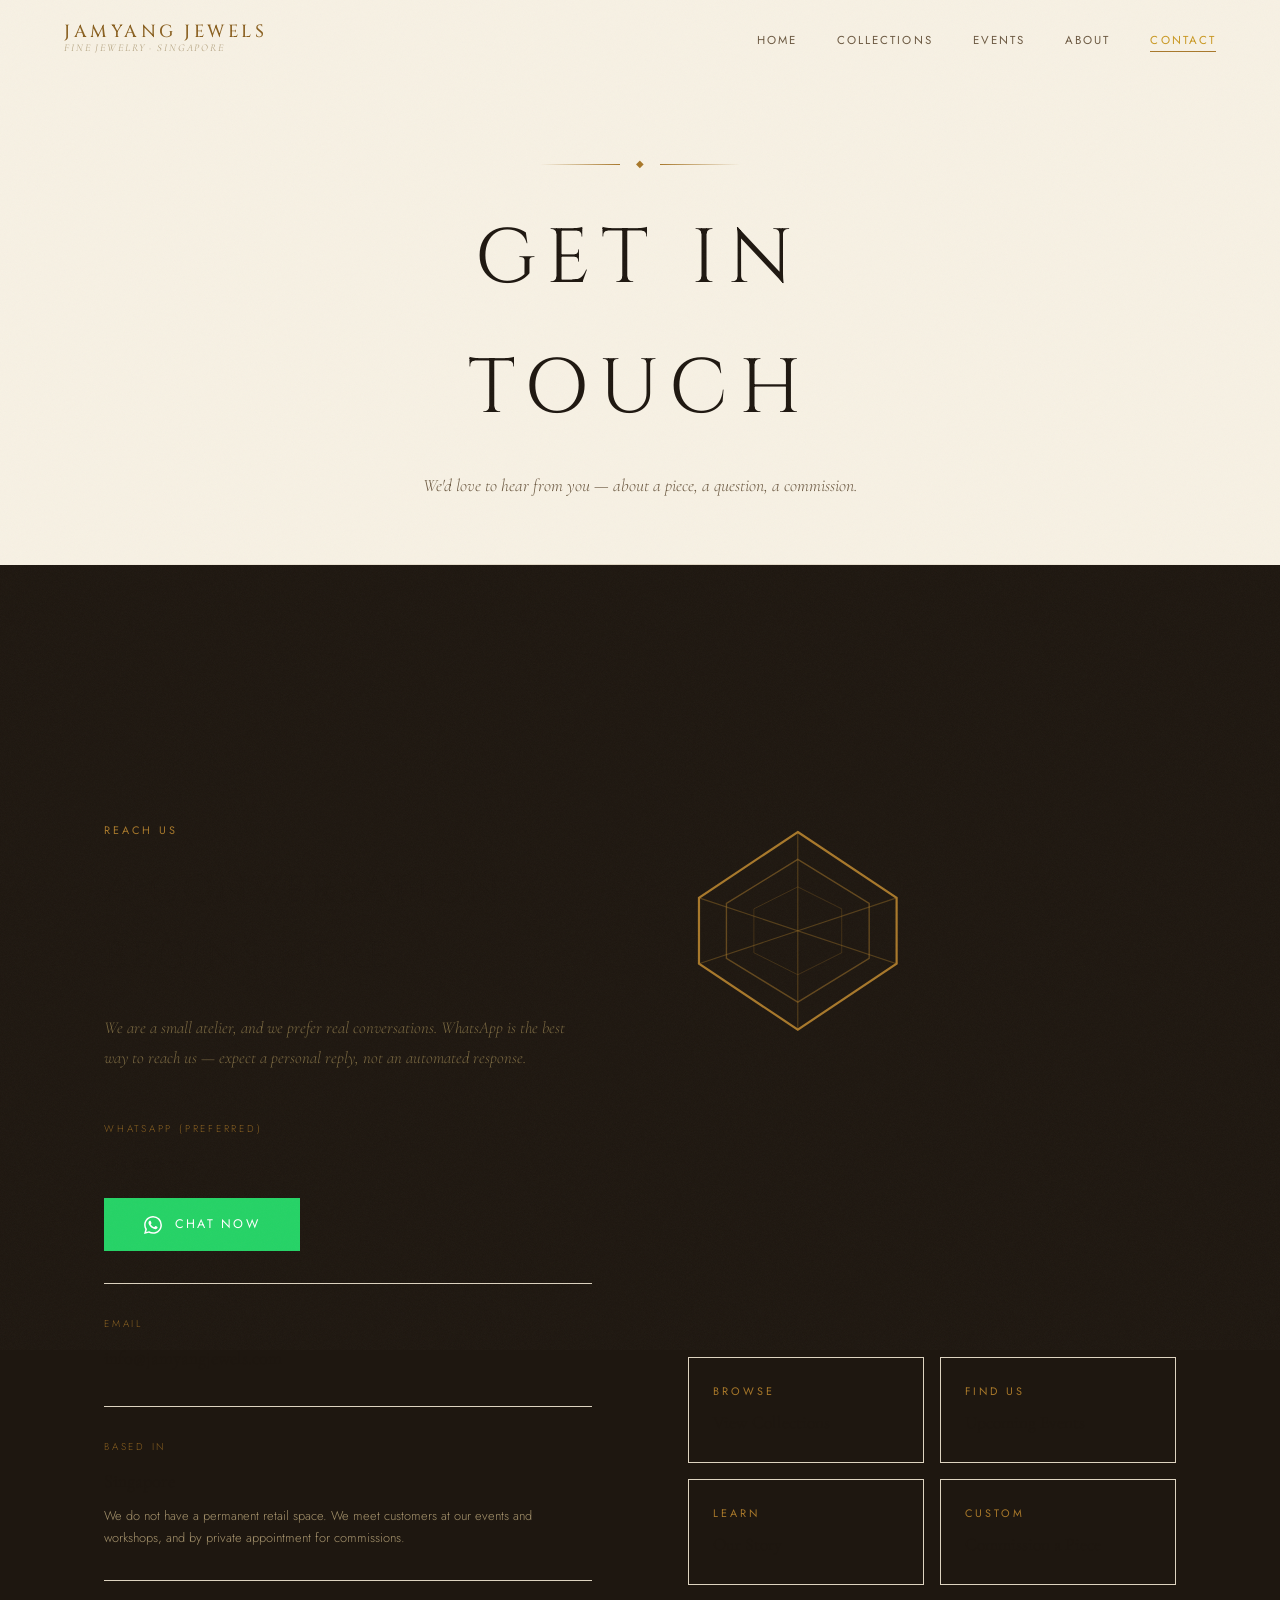
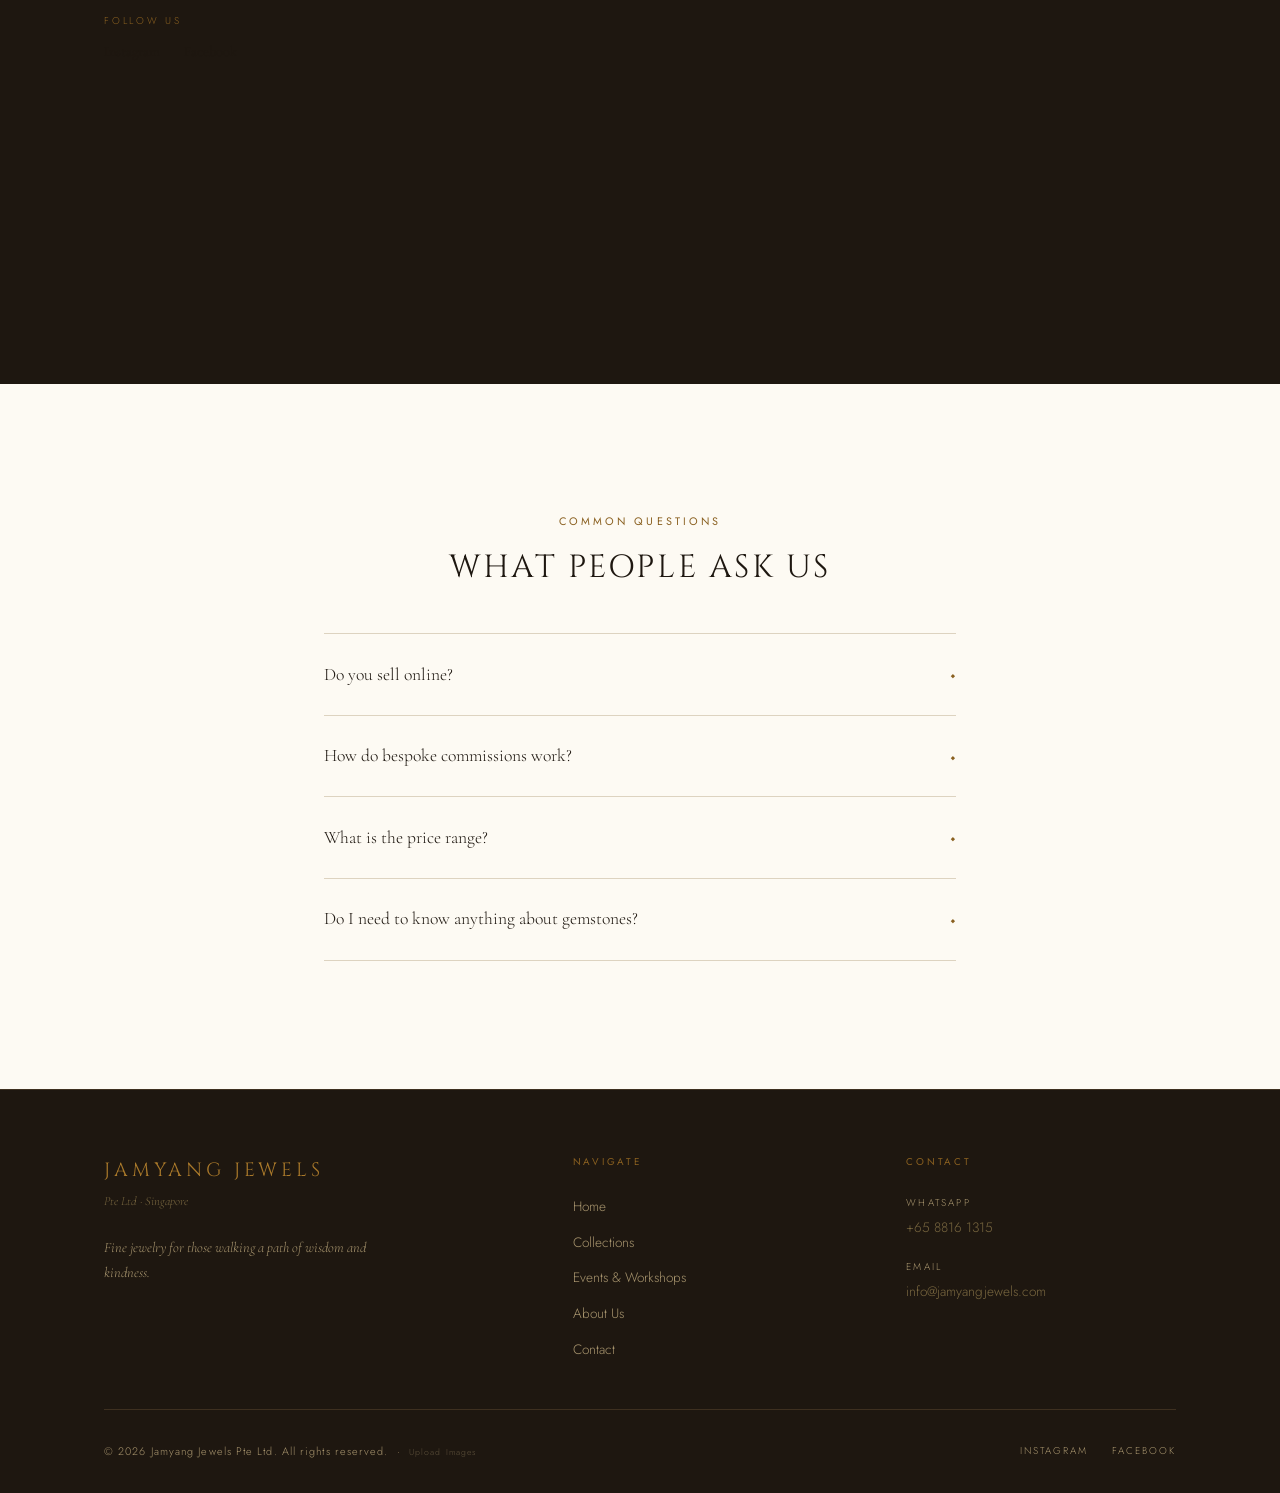
<file: contact.html>
<!DOCTYPE html>
<html lang="en">
<head>
  <meta charset="UTF-8" />
  <meta name="viewport" content="width=device-width, initial-scale=1.0" />
  <title>Contact — Jamyang Jewels</title>
  <meta name="description" content="Reach Jamyang Jewels via WhatsApp or email for inquiries about pieces, commissions, and upcoming events in Singapore." />
  <link rel="icon" type="image/svg+xml" href="data:image/svg+xml,<svg xmlns='http://www.w3.org/2000/svg' viewBox='0 0 100 100'><polygon points='50,5 95,35 95,65 50,95 5,65 5,35' fill='none' stroke='%23C9A96E' stroke-width='4'/></svg>" />
  <link rel="preconnect" href="https://fonts.googleapis.com" />
  <link rel="preconnect" href="https://fonts.gstatic.com" crossorigin />
  <link href="https://fonts.googleapis.com/css2?family=Cinzel:wght@400;500;600&family=Cormorant+Garamond:ital,wght@0,300;0,400;0,600;1,300;1,400;1,600&family=Jost:wght@200;300;400&display=swap" rel="stylesheet" />
  <link rel="stylesheet" href="css/style.css" />
</head>
<body>

  <div class="grain-overlay" aria-hidden="true"></div>

  <!-- NAVIGATION -->
  <nav class="nav" role="navigation" aria-label="Main navigation">
    <a href="index.html" class="nav__logo" aria-label="Jamyang Jewels home">
      <span class="nav__logo-name">Jamyang Jewels</span>
      <span class="nav__logo-sub">Fine Jewelry · Singapore</span>
    </a>
    <ul class="nav__links" role="list">
      <li><a href="index.html" class="nav__link">Home</a></li>
      <li><a href="collections.html" class="nav__link">Collections</a></li>
      <li><a href="events.html" class="nav__link">Events</a></li>
      <li><a href="about.html" class="nav__link">About</a></li>
      <li><a href="contact.html" class="nav__link active">Contact</a></li>
    </ul>
    <button class="nav__hamburger" aria-label="Open menu" aria-expanded="false">
      <span></span><span></span><span></span>
    </button>
  </nav>

  <div class="nav__mobile-menu" role="dialog" aria-label="Mobile navigation">
    <a href="index.html" class="nav__mobile-link">Home</a>
    <a href="collections.html" class="nav__mobile-link">Collections</a>
    <a href="events.html" class="nav__mobile-link">Events</a>
    <a href="about.html" class="nav__mobile-link">About</a>
    <a href="contact.html" class="nav__mobile-link">Contact</a>
  </div>

  <main>
    <!-- PAGE HERO -->
    <section class="page-hero">
      <div class="container--narrow" style="text-align:center;">
        <div class="ornament ornament--center" data-reveal="fade">
          <div class="ornament__line"></div>
          <span class="ornament__gem">◆</span>
          <div class="ornament__line ornament__line--right"></div>
        </div>
        <h1 class="page-hero__title" data-reveal data-delay="2">Get in Touch</h1>
        <p class="page-hero__subtitle" data-reveal data-delay="3">
          We'd love to hear from you — about a piece, a question, a commission.
        </p>
      </div>
    </section>

    <!-- CONTACT LAYOUT -->
    <section class="section section--dark">
      <div class="container">
        <div class="contact-layout">

          <!-- Left: Info -->
          <div data-reveal="left">
            <span class="section-label">Reach Us</span>
            <h2 class="contact-info__heading">A Conversation Begins Here</h2>
            <p class="contact-info__text">
              We are a small atelier, and we prefer real conversations. WhatsApp is the best way to reach us — expect a personal reply, not an automated response.
            </p>

            <!-- WhatsApp -->
            <div class="contact-method">
              <span class="contact-method__label">WhatsApp (Preferred)</span>
              <a href="https://wa.me/6588161315" class="contact-method__value" target="_blank" rel="noopener">+65 8816 1315</a>
              <div style="margin-top: 1.2rem;">
                <a href="https://wa.me/6588161315" class="btn btn--whatsapp" target="_blank" rel="noopener" style="display:inline-flex;">
                  <svg width="18" height="18" viewBox="0 0 24 24" fill="currentColor" aria-hidden="true"><path d="M17.472 14.382c-.297-.149-1.758-.867-2.03-.967-.273-.099-.471-.148-.67.15-.197.297-.767.966-.94 1.164-.173.199-.347.223-.644.075-.297-.15-1.255-.463-2.39-1.475-.883-.788-1.48-1.761-1.653-2.059-.173-.297-.018-.458.13-.606.134-.133.298-.347.446-.52.149-.174.198-.298.298-.497.099-.198.05-.371-.025-.52-.075-.149-.669-1.612-.916-2.207-.242-.579-.487-.5-.669-.51-.173-.008-.371-.01-.57-.01-.198 0-.52.074-.792.372-.272.297-1.04 1.016-1.04 2.479 0 1.462 1.065 2.875 1.213 3.074.149.198 2.096 3.2 5.077 4.487.709.306 1.262.489 1.694.625.712.227 1.36.195 1.871.118.571-.085 1.758-.719 2.006-1.413.248-.694.248-1.289.173-1.413-.074-.124-.272-.198-.57-.347m-5.421 7.403h-.004a9.87 9.87 0 01-5.031-1.378l-.361-.214-3.741.982.998-3.648-.235-.374a9.86 9.86 0 01-1.51-5.26c.001-5.45 4.436-9.884 9.888-9.884 2.64 0 5.122 1.03 6.988 2.898a9.825 9.825 0 012.893 6.994c-.003 5.45-4.437 9.884-9.885 9.884m8.413-18.297A11.815 11.815 0 0012.05 0C5.495 0 .16 5.335.157 11.892c0 2.096.547 4.142 1.588 5.945L.057 24l6.305-1.654a11.882 11.882 0 005.683 1.448h.005c6.554 0 11.89-5.335 11.893-11.893a11.821 11.821 0 00-3.48-8.413z"/></svg>
                  Chat Now
                </a>
              </div>
            </div>

            <!-- Email -->
            <div class="contact-method">
              <span class="contact-method__label">Email</span>
              <a href="mailto:info@jamyangjewels.com" class="contact-method__value">info@jamyangjewels.com</a>
            </div>

            <!-- Location -->
            <div class="contact-method">
              <span class="contact-method__label">Based In</span>
              <span class="contact-method__value">Singapore</span>
              <p style="font-family: var(--font-sans); font-size: 0.8rem; font-weight: 300; color: var(--text-very-muted); margin-top: 0.5rem; line-height:1.7;">
                We do not have a permanent retail space. We meet customers at our events and workshops, and by private appointment for commissions.
              </p>
            </div>

            <!-- Social -->
            <div class="contact-method">
              <span class="contact-method__label">Follow Us</span>
              <div style="display:flex; gap:1.5rem; margin-top:0.5rem;">
                <a href="#" class="contact-method__value" style="font-size:0.9rem;">Instagram</a>
                <a href="#" class="contact-method__value" style="font-size:0.9rem;">Facebook</a>
              </div>
            </div>
          </div>

          <!-- Right: Visual + Quick links -->
          <div data-reveal="right">
            <!-- Gem visual -->
            <div class="contact-visual__gem" style="margin-bottom: 3rem;">
              <div class="gem-bg gem-bg--diamond" style="width:100%; height:100%; min-height:300px;">
                <div class="gem-bg__facet" aria-hidden="true">
                  <svg viewBox="0 0 80 80" fill="none" style="width:45%;height:45%;color:var(--gold)">
                    <polygon points="40,4 76,28 76,52 40,76 4,52 4,28" stroke="currentColor" stroke-width="0.8"/>
                    <polygon points="40,14 66,30 66,50 40,66 14,50 14,30" stroke="currentColor" stroke-width="0.5" opacity="0.5"/>
                    <polygon points="40,24 56,32 56,48 40,56 24,48 24,32" stroke="currentColor" stroke-width="0.3" opacity="0.3"/>
                    <line x1="4" y1="28" x2="76" y2="52" stroke="currentColor" stroke-width="0.4" opacity="0.4"/>
                    <line x1="4" y1="52" x2="76" y2="28" stroke="currentColor" stroke-width="0.4" opacity="0.4"/>
                    <line x1="40" y1="4" x2="40" y2="76" stroke="currentColor" stroke-width="0.4" opacity="0.4"/>
                  </svg>
                </div>
              </div>
            </div>

            <!-- Quick cards -->
            <div style="display:grid; grid-template-columns: 1fr 1fr; gap:1rem;">
              <a href="collections.html" style="padding:1.5rem; border:1px solid var(--obsidian-border); display:block; transition: border-color 0.3s ease;" onmouseenter="this.style.borderColor='var(--gold-muted)'" onmouseleave="this.style.borderColor='var(--obsidian-border)'">
                <span class="section-label" style="margin-bottom:0.5rem;">Browse</span>
                <p style="font-family: var(--font-serif); font-size:1.1rem; color: var(--text-light);">View Collections</p>
              </a>
              <a href="events.html" style="padding:1.5rem; border:1px solid var(--obsidian-border); display:block; transition: border-color 0.3s ease;" onmouseenter="this.style.borderColor='var(--gold-muted)'" onmouseleave="this.style.borderColor='var(--obsidian-border)'">
                <span class="section-label" style="margin-bottom:0.5rem;">Find Us</span>
                <p style="font-family: var(--font-serif); font-size:1.1rem; color: var(--text-light);">Upcoming Events</p>
              </a>
              <a href="about.html" style="padding:1.5rem; border:1px solid var(--obsidian-border); display:block; transition: border-color 0.3s ease;" onmouseenter="this.style.borderColor='var(--gold-muted)'" onmouseleave="this.style.borderColor='var(--obsidian-border)'">
                <span class="section-label" style="margin-bottom:0.5rem;">Learn</span>
                <p style="font-family: var(--font-serif); font-size:1.1rem; color: var(--text-light);">Our Story</p>
              </a>
              <a href="https://wa.me/6588161315?text=Hi%2C%20I'd%20like%20to%20inquire%20about%20a%20commission." target="_blank" rel="noopener" style="padding:1.5rem; border:1px solid var(--obsidian-border); display:block; transition: border-color 0.3s ease;" onmouseenter="this.style.borderColor='var(--gold-muted)'" onmouseleave="this.style.borderColor='var(--obsidian-border)'">
                <span class="section-label" style="margin-bottom:0.5rem;">Custom</span>
                <p style="font-family: var(--font-serif); font-size:1.1rem; color: var(--text-light);">Commission a Piece</p>
              </a>
            </div>
          </div>

        </div>
      </div>
    </section>

    <!-- COMMISSION FAQ -->
    <section class="section section--light">
      <div class="container--narrow">
        <div style="text-align:center; margin-bottom:3rem;" data-reveal>
          <span class="section-label" style="color: var(--gold-muted)">Common Questions</span>
          <h2 class="display-title" style="font-size: clamp(1.4rem, 3vw, 2rem); color: var(--text-dark);">What People Ask Us</h2>
        </div>

        <div style="display:flex; flex-direction:column; gap:0;">

          <details style="border-top: 1px solid var(--cream-border); padding: 1.5rem 0;" data-reveal data-delay="1">
            <summary style="font-family: var(--font-serif); font-size: 1.1rem; color: var(--text-dark); cursor:pointer; list-style:none; display:flex; justify-content:space-between; align-items:center;">
              Do you sell online?
              <span style="color: var(--gold-muted); font-size:1.2rem;">◆</span>
            </summary>
            <p style="font-family: var(--font-sans); font-size: 0.88rem; font-weight:300; color: var(--text-dark-muted); line-height:1.8; margin-top:1rem; max-width:580px;">
              Not currently. We believe fine jewelry should be experienced in person before it becomes yours. We sell at events, workshops, and by private appointment.
            </p>
          </details>

          <details style="border-top: 1px solid var(--cream-border); padding: 1.5rem 0;" data-reveal data-delay="2">
            <summary style="font-family: var(--font-serif); font-size: 1.1rem; color: var(--text-dark); cursor:pointer; list-style:none; display:flex; justify-content:space-between; align-items:center;">
              How do bespoke commissions work?
              <span style="color: var(--gold-muted); font-size:1.2rem;">◆</span>
            </summary>
            <p style="font-family: var(--font-sans); font-size: 0.88rem; font-weight:300; color: var(--text-dark-muted); line-height:1.8; margin-top:1rem; max-width:580px;">
              We start with a conversation — via WhatsApp or in person — about what you're looking for and what meaning you'd like the piece to carry. We then propose a design, select the stone(s), and craft it by hand. Lead time is typically 4–8 weeks.
            </p>
          </details>

          <details style="border-top: 1px solid var(--cream-border); padding: 1.5rem 0;" data-reveal data-delay="3">
            <summary style="font-family: var(--font-serif); font-size: 1.1rem; color: var(--text-dark); cursor:pointer; list-style:none; display:flex; justify-content:space-between; align-items:center;">
              What is the price range?
              <span style="color: var(--gold-muted); font-size:1.2rem;">◆</span>
            </summary>
            <p style="font-family: var(--font-sans); font-size: 0.88rem; font-weight:300; color: var(--text-dark-muted); line-height:1.8; margin-top:1rem; max-width:580px;">
              Each piece is priced individually based on the stone(s) and metalwork involved. Reach us via WhatsApp or at an event to discuss pricing for specific pieces.
            </p>
          </details>

          <details style="border-top: 1px solid var(--cream-border); border-bottom: 1px solid var(--cream-border); padding: 1.5rem 0;" data-reveal data-delay="4">
            <summary style="font-family: var(--font-serif); font-size: 1.1rem; color: var(--text-dark); cursor:pointer; list-style:none; display:flex; justify-content:space-between; align-items:center;">
              Do I need to know anything about gemstones?
              <span style="color: var(--gold-muted); font-size:1.2rem;">◆</span>
            </summary>
            <p style="font-family: var(--font-sans); font-size: 0.88rem; font-weight:300; color: var(--text-dark-muted); line-height:1.8; margin-top:1rem; max-width:580px;">
              Not at all. We guide every customer through the process with patience and care. We share what's relevant, when it's relevant. Our workshops are also a wonderful way to learn before choosing.
            </p>
          </details>

        </div>
      </div>
    </section>

  </main>

  <!-- FOOTER -->
  <footer class="footer">
    <div class="container">
      <div class="footer__grid">
        <div>
          <p class="footer__brand-name">Jamyang Jewels</p>
          <p class="footer__brand-sub">Pte Ltd · Singapore</p>
          <p class="footer__tagline">Fine jewelry for those walking a path of wisdom and kindness.</p>
        </div>
        <div>
          <p class="footer__col-title">Navigate</p>
          <nav class="footer__nav">
            <a href="index.html" class="footer__nav-link">Home</a>
            <a href="collections.html" class="footer__nav-link">Collections</a>
            <a href="events.html" class="footer__nav-link">Events &amp; Workshops</a>
            <a href="about.html" class="footer__nav-link">About Us</a>
            <a href="contact.html" class="footer__nav-link">Contact</a>
          </nav>
        </div>
        <div>
          <p class="footer__col-title">Contact</p>
          <div class="footer__contact-item">
            <span class="footer__contact-label">WhatsApp</span>
            <a href="https://wa.me/6588161315" class="footer__contact-value" target="_blank" rel="noopener">+65 8816 1315</a>
          </div>
          <div class="footer__contact-item">
            <span class="footer__contact-label">Email</span>
            <a href="mailto:info@jamyangjewels.com" class="footer__contact-value">info@jamyangjewels.com</a>
          </div>
        </div>
      </div>
      <div class="footer__bottom">
        <p class="footer__copy">© <span class="js-year">2026</span> Jamyang Jewels Pte Ltd. All rights reserved. &nbsp;·&nbsp; <a href="/admin/upload.html" style="color:inherit;opacity:0.45;font-size:0.8em;">Upload Images</a></p>
        <div class="footer__socials">
          <a href="#" class="footer__social">Instagram</a>
          <a href="#" class="footer__social">Facebook</a>
        </div>
      </div>
    </div>
  </footer>

  <script src="js/main.js"></script>
</body>
</html>
</file>
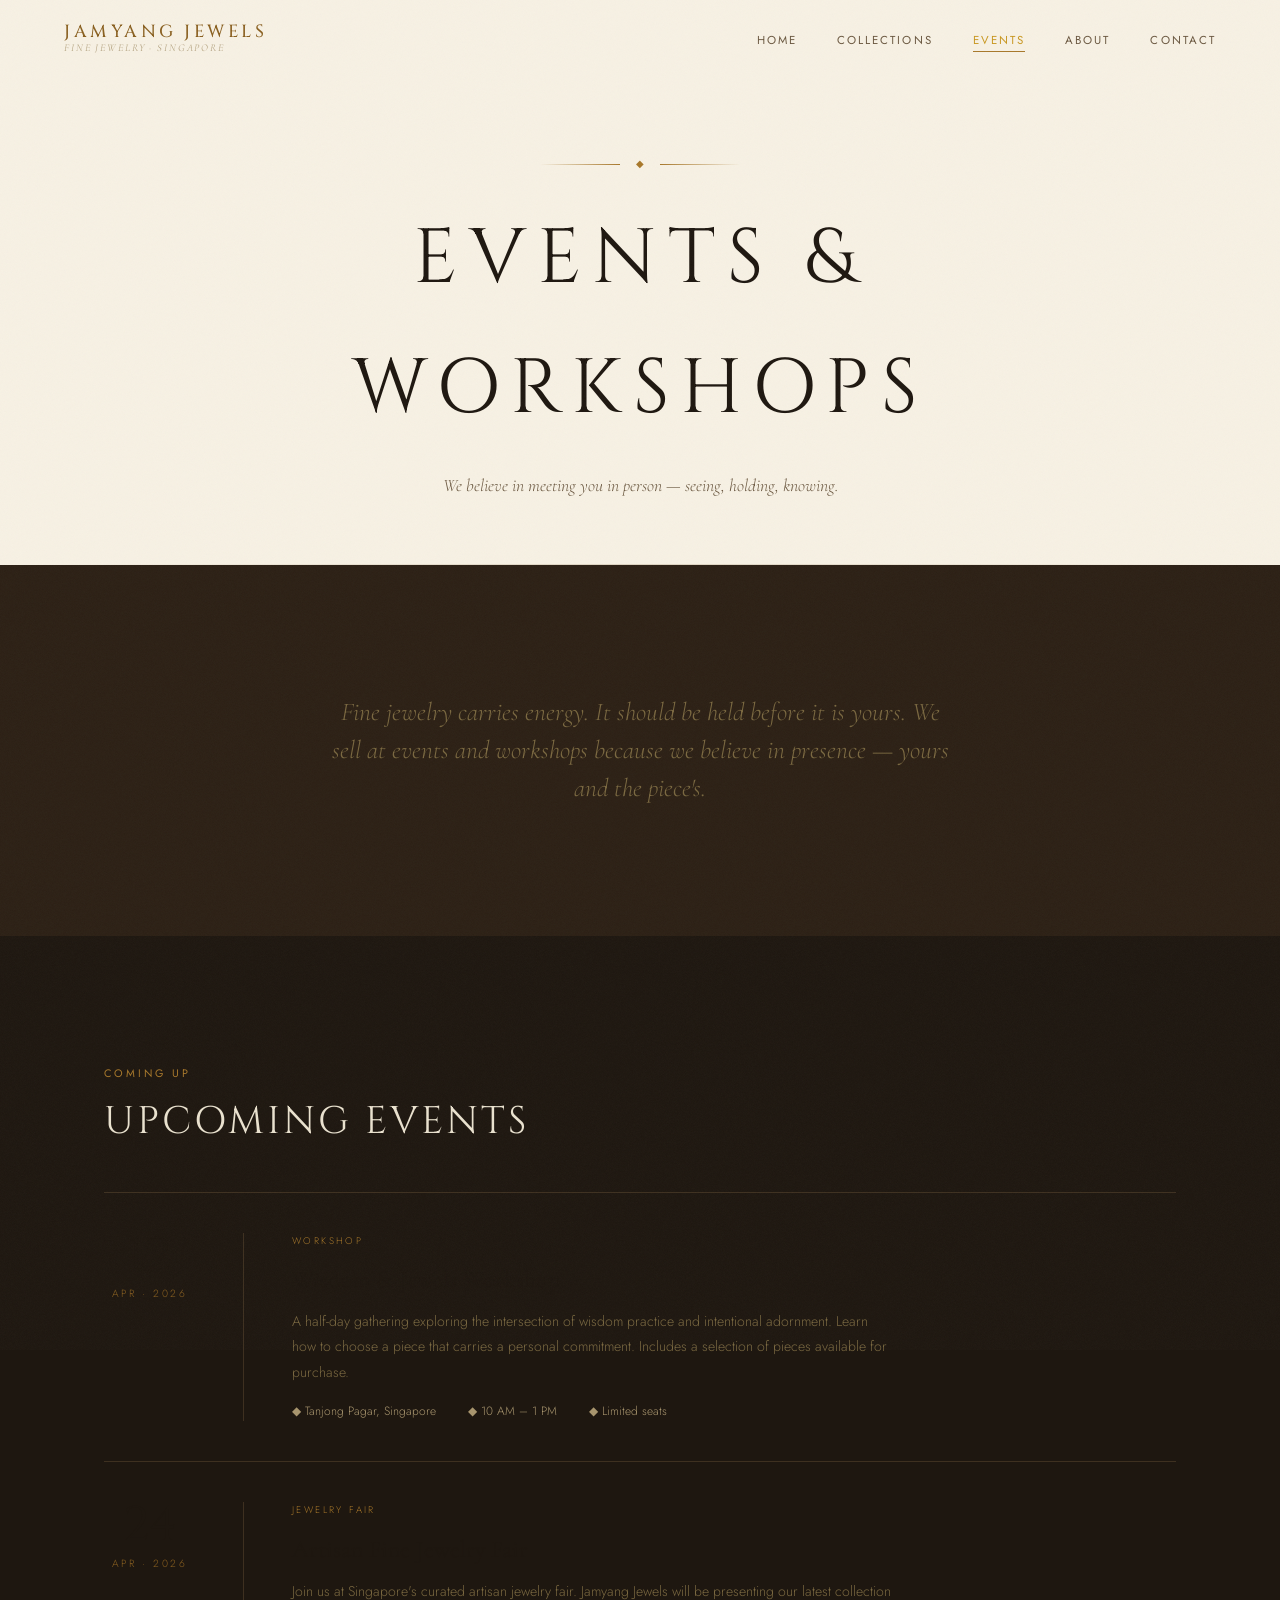
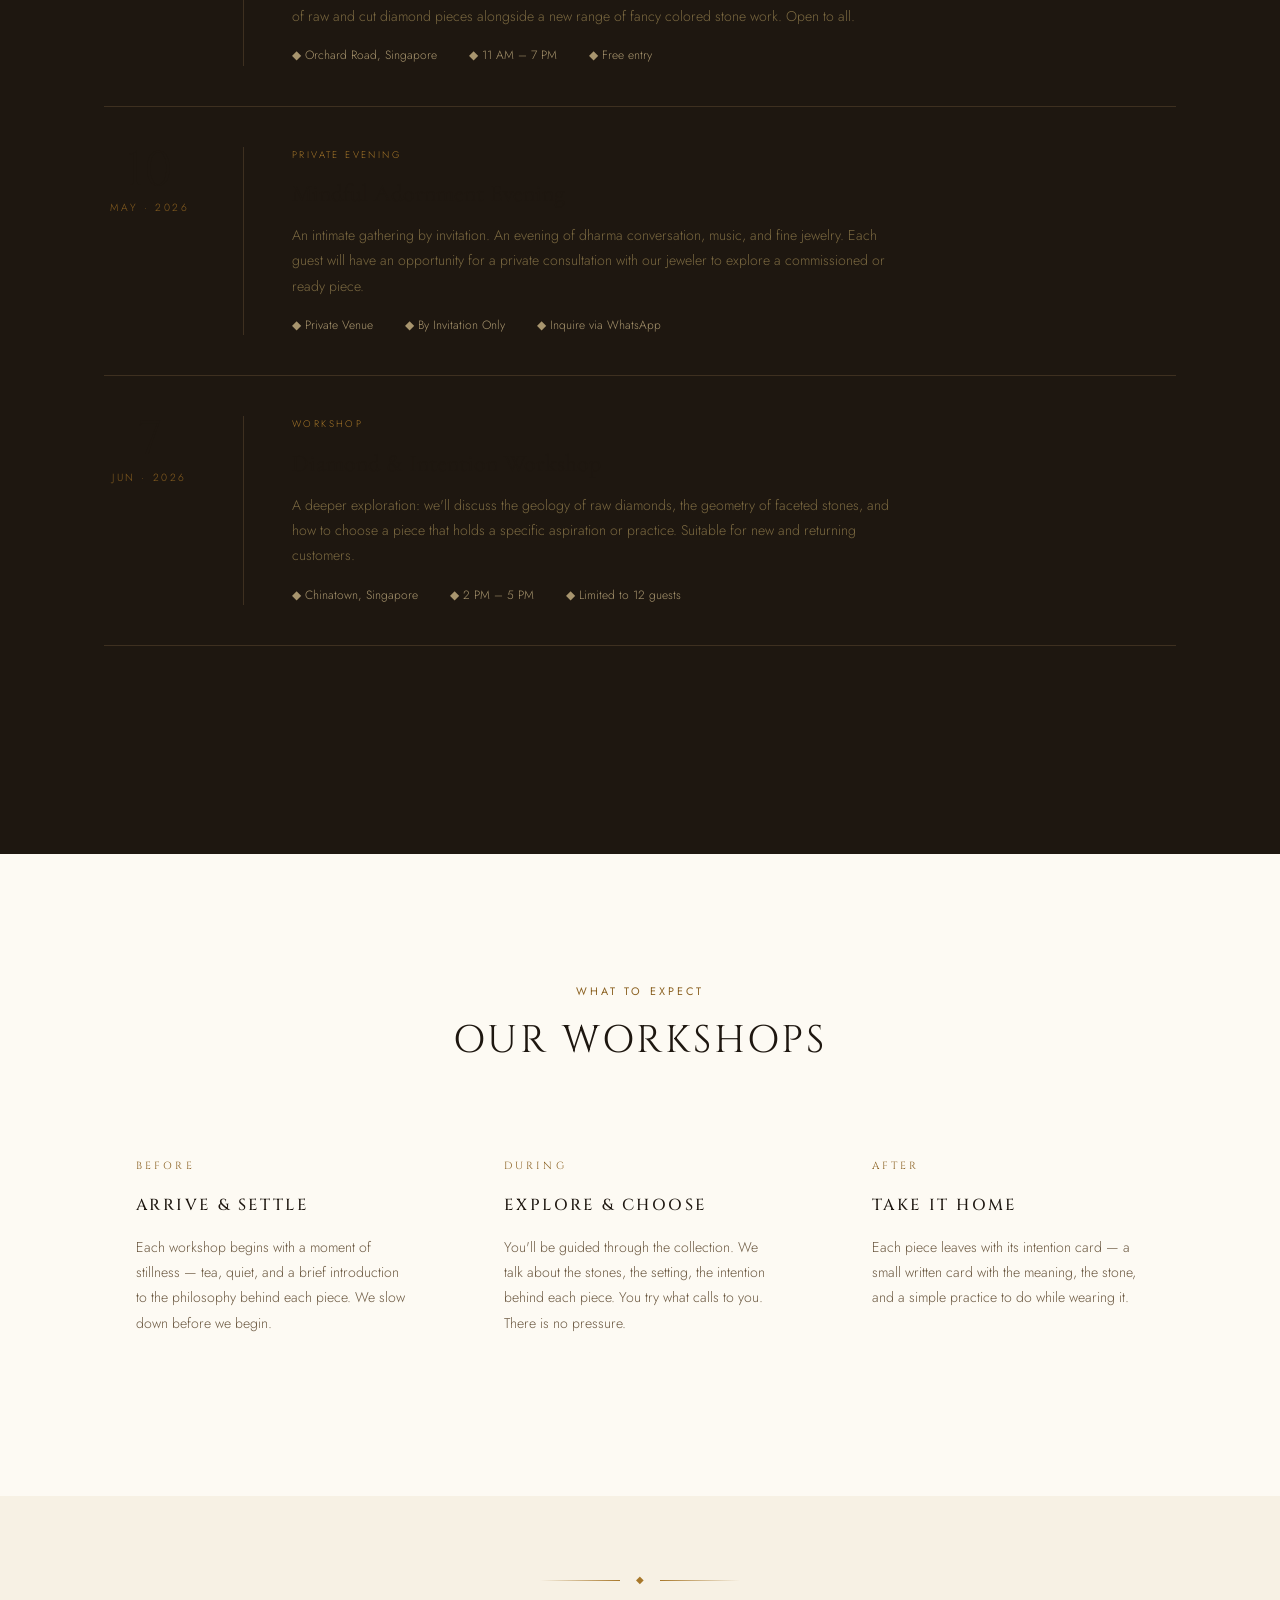
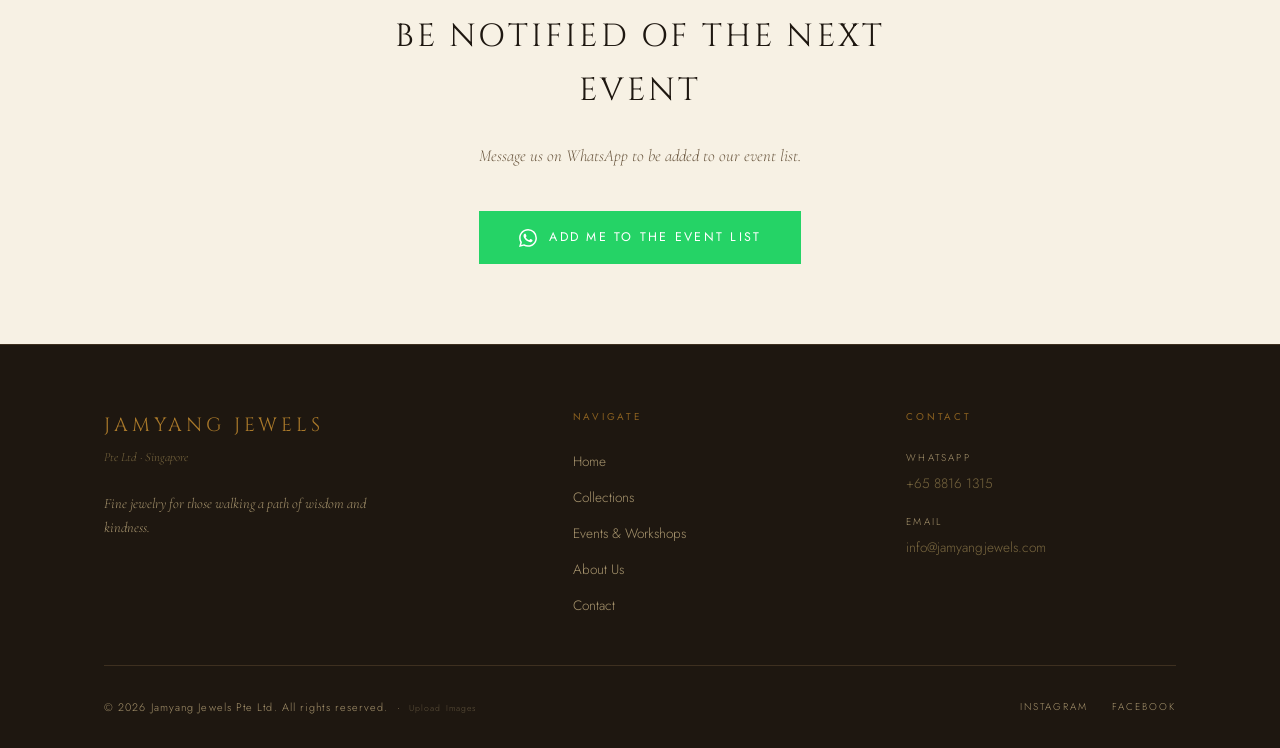
<file: events.html>
<!DOCTYPE html>
<html lang="en">
<head>
  <meta charset="UTF-8" />
  <meta name="viewport" content="width=device-width, initial-scale=1.0" />
  <title>Events &amp; Workshops — Jamyang Jewels</title>
  <meta name="description" content="Find Jamyang Jewels at fine jewelry events and wisdom workshops across Singapore. Meet us in person to find your piece." />
  <link rel="icon" type="image/svg+xml" href="data:image/svg+xml,<svg xmlns='http://www.w3.org/2000/svg' viewBox='0 0 100 100'><polygon points='50,5 95,35 95,65 50,95 5,65 5,35' fill='none' stroke='%23C9A96E' stroke-width='4'/></svg>" />
  <link rel="preconnect" href="https://fonts.googleapis.com" />
  <link rel="preconnect" href="https://fonts.gstatic.com" crossorigin />
  <link href="https://fonts.googleapis.com/css2?family=Cinzel:wght@400;500;600&family=Cormorant+Garamond:ital,wght@0,300;0,400;0,600;1,300;1,400;1,600&family=Jost:wght@200;300;400&display=swap" rel="stylesheet" />
  <link rel="stylesheet" href="css/style.css" />
</head>
<body>

  <div class="grain-overlay" aria-hidden="true"></div>

  <!-- NAVIGATION -->
  <nav class="nav" role="navigation" aria-label="Main navigation">
    <a href="index.html" class="nav__logo" aria-label="Jamyang Jewels home">
      <span class="nav__logo-name">Jamyang Jewels</span>
      <span class="nav__logo-sub">Fine Jewelry · Singapore</span>
    </a>
    <ul class="nav__links" role="list">
      <li><a href="index.html" class="nav__link">Home</a></li>
      <li><a href="collections.html" class="nav__link">Collections</a></li>
      <li><a href="events.html" class="nav__link active">Events</a></li>
      <li><a href="about.html" class="nav__link">About</a></li>
      <li><a href="contact.html" class="nav__link">Contact</a></li>
    </ul>
    <button class="nav__hamburger" aria-label="Open menu" aria-expanded="false">
      <span></span><span></span><span></span>
    </button>
  </nav>

  <div class="nav__mobile-menu" role="dialog" aria-label="Mobile navigation">
    <a href="index.html" class="nav__mobile-link">Home</a>
    <a href="collections.html" class="nav__mobile-link">Collections</a>
    <a href="events.html" class="nav__mobile-link">Events</a>
    <a href="about.html" class="nav__mobile-link">About</a>
    <a href="contact.html" class="nav__mobile-link">Contact</a>
  </div>

  <main>
    <!-- PAGE HERO -->
    <section class="page-hero">
      <div class="container--narrow" style="text-align:center;">
        <div class="ornament ornament--center" data-reveal="fade">
          <div class="ornament__line"></div>
          <span class="ornament__gem">◆</span>
          <div class="ornament__line ornament__line--right"></div>
        </div>
        <h1 class="page-hero__title" data-reveal data-delay="2">Events &amp; Workshops</h1>
        <p class="page-hero__subtitle" data-reveal data-delay="3">
          We believe in meeting you in person — seeing, holding, knowing.
        </p>
      </div>
    </section>

    <!-- WHY IN PERSON -->
    <section class="section section--mid">
      <div class="container--narrow" style="text-align:center;">
        <p class="serif-quote" style="font-size: clamp(1.1rem, 2.5vw, 1.6rem); color: var(--text-muted);" data-reveal>
          Fine jewelry carries energy. It should be held before it is yours.
          We sell at events and workshops because we believe in presence —
          yours and the piece's.
        </p>
      </div>
    </section>

    <!-- UPCOMING EVENTS -->
    <section class="section section--dark">
      <div class="container">
        <div data-reveal style="margin-bottom:3rem;">
          <span class="section-label">Coming Up</span>
          <h2 class="display-title" style="font-size: clamp(1.6rem, 3.5vw, 2.4rem);">Upcoming Events</h2>
        </div>

        <ul class="events-list">

          <li class="event-full" data-reveal data-delay="1">
            <div class="event-full__date-block">
              <span class="event-full__day">12</span>
              <span class="event-full__month-year">Apr · 2026</span>
            </div>
            <div class="event-full__body">
              <span class="event-full__type">Workshop</span>
              <h3 class="event-full__title">Wisdom &amp; Jewels Workshop</h3>
              <p class="event-full__desc">
                A half-day gathering exploring the intersection of wisdom practice and intentional adornment. Learn how to choose a piece that carries a personal commitment. Includes a selection of pieces available for purchase.
              </p>
              <div class="event-full__meta">
                <span class="event-full__meta-item">◆ Tanjong Pagar, Singapore</span>
                <span class="event-full__meta-item">◆ 10 AM – 1 PM</span>
                <span class="event-full__meta-item">◆ Limited seats</span>
              </div>
            </div>
          </li>

          <li class="event-full" data-reveal data-delay="2">
            <div class="event-full__date-block">
              <span class="event-full__day">24</span>
              <span class="event-full__month-year">Apr · 2026</span>
            </div>
            <div class="event-full__body">
              <span class="event-full__type">Jewelry Fair</span>
              <h3 class="event-full__title">Artisan Fine Jewelry Fair</h3>
              <p class="event-full__desc">
                Join us at Singapore's curated artisan jewelry fair. Jamyang Jewels will be presenting our latest collection of raw and cut diamond pieces alongside a new range of fancy colored stone work. Open to all.
              </p>
              <div class="event-full__meta">
                <span class="event-full__meta-item">◆ Orchard Road, Singapore</span>
                <span class="event-full__meta-item">◆ 11 AM – 7 PM</span>
                <span class="event-full__meta-item">◆ Free entry</span>
              </div>
            </div>
          </li>

          <li class="event-full" data-reveal data-delay="3">
            <div class="event-full__date-block">
              <span class="event-full__day">10</span>
              <span class="event-full__month-year">May · 2026</span>
            </div>
            <div class="event-full__body">
              <span class="event-full__type">Private Evening</span>
              <h3 class="event-full__title">Mindful Adornment Evening</h3>
              <p class="event-full__desc">
                An intimate gathering by invitation. An evening of dharma conversation, music, and fine jewelry. Each guest will have an opportunity for a private consultation with our jeweler to explore a commissioned or ready piece.
              </p>
              <div class="event-full__meta">
                <span class="event-full__meta-item">◆ Private Venue</span>
                <span class="event-full__meta-item">◆ By Invitation Only</span>
                <span class="event-full__meta-item">◆ Inquire via WhatsApp</span>
              </div>
            </div>
          </li>

          <li class="event-full" data-reveal data-delay="2">
            <div class="event-full__date-block">
              <span class="event-full__day">7</span>
              <span class="event-full__month-year">Jun · 2026</span>
            </div>
            <div class="event-full__body">
              <span class="event-full__type">Workshop</span>
              <h3 class="event-full__title">Diamond &amp; Intention Workshop</h3>
              <p class="event-full__desc">
                A deeper exploration: we'll discuss the geology of raw diamonds, the geometry of faceted stones, and how to choose a piece that holds a specific aspiration or practice. Suitable for new and returning customers.
              </p>
              <div class="event-full__meta">
                <span class="event-full__meta-item">◆ Chinatown, Singapore</span>
                <span class="event-full__meta-item">◆ 2 PM – 5 PM</span>
                <span class="event-full__meta-item">◆ Limited to 12 guests</span>
              </div>
            </div>
          </li>

        </ul>
      </div>
    </section>

    <!-- WORKSHOPS EXPLAINED -->
    <section class="section section--light">
      <div class="container">
        <div style="text-align:center; margin-bottom:4rem;" data-reveal>
          <span class="section-label" style="color: var(--gold-muted)">What to Expect</span>
          <h2 class="display-title" style="font-size: clamp(1.6rem, 3.5vw, 2.4rem); color: var(--text-dark);">
            Our Workshops
          </h2>
        </div>

        <div style="display:grid; grid-template-columns: repeat(3, 1fr); gap: 2rem;">
          <div style="padding: 2rem;" data-reveal data-delay="1">
            <p class="pillar__number" style="color: var(--gold-muted); margin-bottom: 1rem;">Before</p>
            <h3 class="pillar__title" style="color: var(--text-dark); margin-bottom: 1rem;">Arrive & Settle</h3>
            <p class="pillar__text">
              Each workshop begins with a moment of stillness — tea, quiet, and a brief introduction to the philosophy behind each piece. We slow down before we begin.
            </p>
          </div>
          <div style="padding: 2rem;" data-reveal data-delay="2">
            <p class="pillar__number" style="color: var(--gold-muted); margin-bottom: 1rem;">During</p>
            <h3 class="pillar__title" style="color: var(--text-dark); margin-bottom: 1rem;">Explore & Choose</h3>
            <p class="pillar__text">
              You'll be guided through the collection. We talk about the stones, the setting, the intention behind each piece. You try what calls to you. There is no pressure.
            </p>
          </div>
          <div style="padding: 2rem;" data-reveal data-delay="3">
            <p class="pillar__number" style="color: var(--gold-muted); margin-bottom: 1rem;">After</p>
            <h3 class="pillar__title" style="color: var(--text-dark); margin-bottom: 1rem;">Take It Home</h3>
            <p class="pillar__text">
              Each piece leaves with its intention card — a small written card with the meaning, the stone, and a simple practice to do while wearing it.
            </p>
          </div>
        </div>
      </div>
    </section>

    <!-- NOTIFICATION CTA -->
    <section class="cta-band">
      <div class="container--narrow">
        <div class="ornament ornament--center" data-reveal="fade">
          <div class="ornament__line"></div>
          <span class="ornament__gem">◆</span>
          <div class="ornament__line ornament__line--right"></div>
        </div>
        <h2 class="cta-band__heading" data-reveal>Be Notified of the Next Event</h2>
        <p class="cta-band__sub" data-reveal data-delay="2">
          Message us on WhatsApp to be added to our event list.
        </p>
        <a href="https://wa.me/6588161315?text=Hi%2C%20I'd%20like%20to%20be%20notified%20of%20upcoming%20Jamyang%20Jewels%20events." class="btn btn--whatsapp" target="_blank" rel="noopener" data-reveal data-delay="3">
          <svg width="18" height="18" viewBox="0 0 24 24" fill="currentColor" aria-hidden="true"><path d="M17.472 14.382c-.297-.149-1.758-.867-2.03-.967-.273-.099-.471-.148-.67.15-.197.297-.767.966-.94 1.164-.173.199-.347.223-.644.075-.297-.15-1.255-.463-2.39-1.475-.883-.788-1.48-1.761-1.653-2.059-.173-.297-.018-.458.13-.606.134-.133.298-.347.446-.52.149-.174.198-.298.298-.497.099-.198.05-.371-.025-.52-.075-.149-.669-1.612-.916-2.207-.242-.579-.487-.5-.669-.51-.173-.008-.371-.01-.57-.01-.198 0-.52.074-.792.372-.272.297-1.04 1.016-1.04 2.479 0 1.462 1.065 2.875 1.213 3.074.149.198 2.096 3.2 5.077 4.487.709.306 1.262.489 1.694.625.712.227 1.36.195 1.871.118.571-.085 1.758-.719 2.006-1.413.248-.694.248-1.289.173-1.413-.074-.124-.272-.198-.57-.347m-5.421 7.403h-.004a9.87 9.87 0 01-5.031-1.378l-.361-.214-3.741.982.998-3.648-.235-.374a9.86 9.86 0 01-1.51-5.26c.001-5.45 4.436-9.884 9.888-9.884 2.64 0 5.122 1.03 6.988 2.898a9.825 9.825 0 012.893 6.994c-.003 5.45-4.437 9.884-9.885 9.884m8.413-18.297A11.815 11.815 0 0012.05 0C5.495 0 .16 5.335.157 11.892c0 2.096.547 4.142 1.588 5.945L.057 24l6.305-1.654a11.882 11.882 0 005.683 1.448h.005c6.554 0 11.89-5.335 11.893-11.893a11.821 11.821 0 00-3.48-8.413z"/></svg>
          Add Me to the Event List
        </a>
      </div>
    </section>
  </main>

  <!-- FOOTER -->
  <footer class="footer">
    <div class="container">
      <div class="footer__grid">
        <div>
          <p class="footer__brand-name">Jamyang Jewels</p>
          <p class="footer__brand-sub">Pte Ltd · Singapore</p>
          <p class="footer__tagline">Fine jewelry for those walking a path of wisdom and kindness.</p>
        </div>
        <div>
          <p class="footer__col-title">Navigate</p>
          <nav class="footer__nav">
            <a href="index.html" class="footer__nav-link">Home</a>
            <a href="collections.html" class="footer__nav-link">Collections</a>
            <a href="events.html" class="footer__nav-link">Events &amp; Workshops</a>
            <a href="about.html" class="footer__nav-link">About Us</a>
            <a href="contact.html" class="footer__nav-link">Contact</a>
          </nav>
        </div>
        <div>
          <p class="footer__col-title">Contact</p>
          <div class="footer__contact-item">
            <span class="footer__contact-label">WhatsApp</span>
            <a href="https://wa.me/6588161315" class="footer__contact-value" target="_blank" rel="noopener">+65 8816 1315</a>
          </div>
          <div class="footer__contact-item">
            <span class="footer__contact-label">Email</span>
            <a href="mailto:info@jamyangjewels.com" class="footer__contact-value">info@jamyangjewels.com</a>
          </div>
        </div>
      </div>
      <div class="footer__bottom">
        <p class="footer__copy">© <span class="js-year">2026</span> Jamyang Jewels Pte Ltd. All rights reserved. &nbsp;·&nbsp; <a href="/admin/upload.html" style="color:inherit;opacity:0.45;font-size:0.8em;">Upload Images</a></p>
        <div class="footer__socials">
          <a href="#" class="footer__social">Instagram</a>
          <a href="#" class="footer__social">Facebook</a>
        </div>
      </div>
    </div>
  </footer>

  <script src="js/main.js"></script>
</body>
</html>
</file>
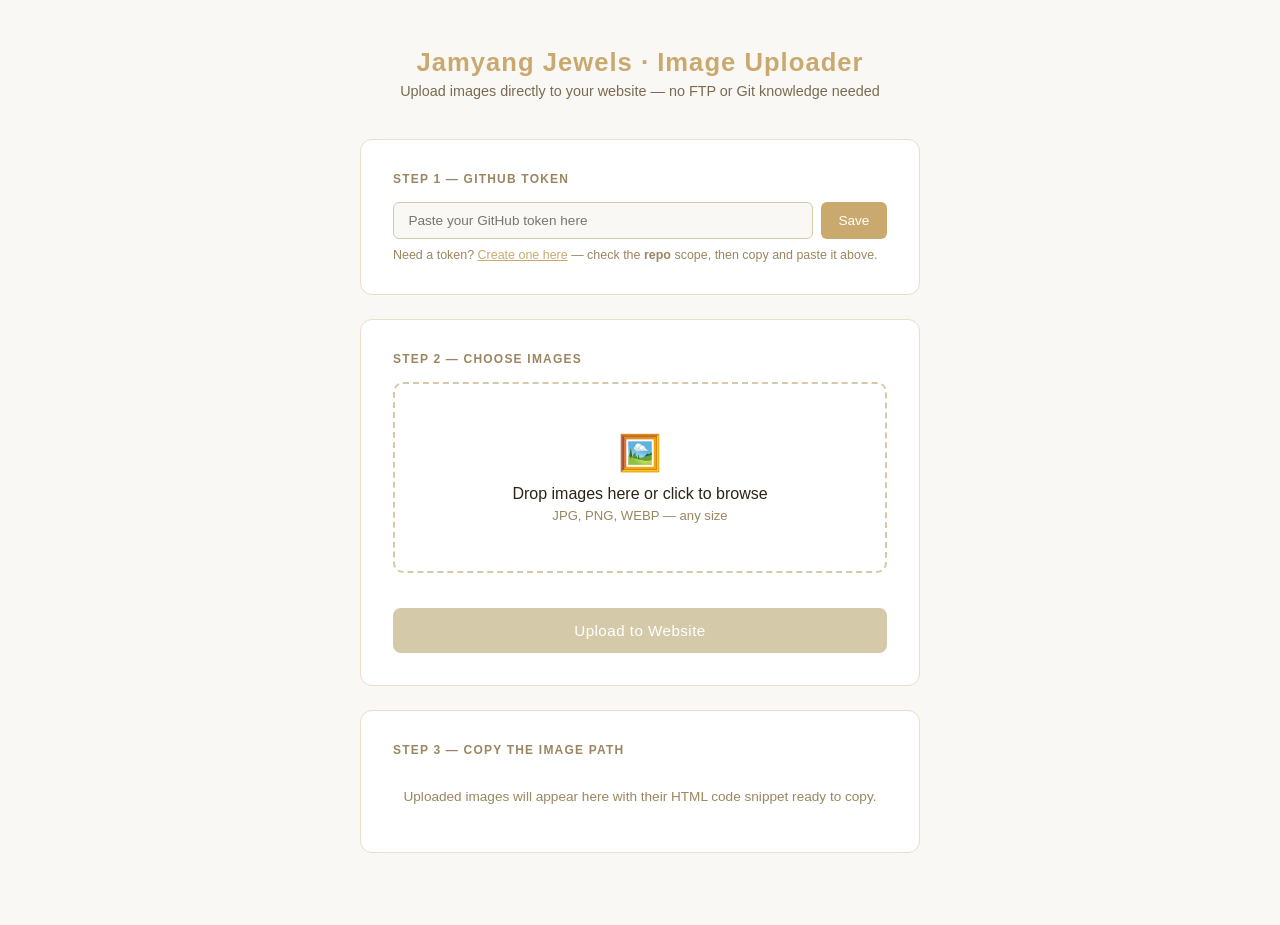
<file: admin/upload.html>
<!DOCTYPE html>
<html lang="en">
<head>
  <meta charset="UTF-8" />
  <meta name="viewport" content="width=device-width, initial-scale=1.0" />
  <title>Upload Images — Jamyang Jewels</title>
  <style>
    *, *::before, *::after { box-sizing: border-box; margin: 0; padding: 0; }

    body {
      font-family: -apple-system, BlinkMacSystemFont, 'Segoe UI', sans-serif;
      background: #FAF8F5;
      color: #2C2416;
      min-height: 100vh;
      display: flex;
      flex-direction: column;
      align-items: center;
      padding: 3rem 1.5rem;
    }

    .header {
      text-align: center;
      margin-bottom: 2.5rem;
    }
    .header h1 {
      font-size: 1.6rem;
      font-weight: 600;
      letter-spacing: 0.04em;
      color: #C9A96E;
      margin-bottom: 0.4rem;
    }
    .header p { font-size: 0.9rem; color: #7a6a50; }

    .card {
      background: #fff;
      border: 1px solid #E8DFC8;
      border-radius: 12px;
      padding: 2rem;
      width: 100%;
      max-width: 560px;
      margin-bottom: 1.5rem;
    }
    .card h2 {
      font-size: 0.75rem;
      font-weight: 600;
      letter-spacing: 0.1em;
      text-transform: uppercase;
      color: #9a8660;
      margin-bottom: 1rem;
    }

    /* Token input */
    .token-row { display: flex; gap: 0.5rem; }
    .token-row input {
      flex: 1;
      padding: 0.6rem 0.9rem;
      border: 1px solid #D4C9A8;
      border-radius: 6px;
      font-size: 0.85rem;
      background: #FAF8F5;
      color: #2C2416;
    }
    .token-row input:focus { outline: 2px solid #C9A96E; border-color: transparent; }
    .btn-save {
      padding: 0.6rem 1.1rem;
      background: #C9A96E;
      color: #fff;
      border: none;
      border-radius: 6px;
      font-size: 0.85rem;
      cursor: pointer;
      white-space: nowrap;
    }
    .btn-save:hover { background: #B8965C; }
    .token-note {
      margin-top: 0.6rem;
      font-size: 0.78rem;
      color: #9a8660;
    }
    .token-note a { color: #C9A96E; }
    .token-saved {
      display: inline-block;
      margin-top: 0.5rem;
      font-size: 0.8rem;
      color: #5a9e6f;
      font-weight: 500;
    }

    /* Drop zone */
    .drop-zone {
      border: 2px dashed #D4C9A8;
      border-radius: 10px;
      padding: 3rem 2rem;
      text-align: center;
      cursor: pointer;
      transition: border-color 0.2s, background 0.2s;
    }
    .drop-zone:hover, .drop-zone.dragover {
      border-color: #C9A96E;
      background: #FBF7EE;
    }
    .drop-zone input[type="file"] { display: none; }
    .drop-icon { font-size: 2.2rem; margin-bottom: 0.7rem; }
    .drop-zone h3 { font-size: 1rem; font-weight: 500; margin-bottom: 0.3rem; }
    .drop-zone p { font-size: 0.82rem; color: #9a8660; }

    /* Upload list */
    .upload-list { margin-top: 1.2rem; display: flex; flex-direction: column; gap: 0.7rem; }
    .upload-item {
      display: flex;
      align-items: center;
      gap: 0.8rem;
      padding: 0.7rem 0.9rem;
      background: #FAF8F5;
      border-radius: 8px;
      border: 1px solid #E8DFC8;
    }
    .upload-thumb {
      width: 48px; height: 48px;
      object-fit: cover;
      border-radius: 4px;
      flex-shrink: 0;
    }
    .upload-info { flex: 1; min-width: 0; }
    .upload-name {
      font-size: 0.85rem;
      font-weight: 500;
      white-space: nowrap;
      overflow: hidden;
      text-overflow: ellipsis;
    }
    .upload-size { font-size: 0.75rem; color: #9a8660; }
    .upload-status {
      font-size: 0.78rem;
      font-weight: 500;
      white-space: nowrap;
    }
    .upload-status.pending { color: #9a8660; }
    .upload-status.uploading { color: #C9A96E; }
    .upload-status.done { color: #5a9e6f; }
    .upload-status.error { color: #c0392b; }

    .btn-upload-all {
      width: 100%;
      margin-top: 1rem;
      padding: 0.85rem;
      background: #C9A96E;
      color: #fff;
      border: none;
      border-radius: 8px;
      font-size: 0.95rem;
      font-weight: 500;
      cursor: pointer;
      letter-spacing: 0.03em;
    }
    .btn-upload-all:hover { background: #B8965C; }
    .btn-upload-all:disabled { background: #D4C9A8; cursor: not-allowed; }

    /* Results */
    .results { display: flex; flex-direction: column; gap: 0.6rem; }
    .result-item {
      padding: 0.7rem 0.9rem;
      background: #F0FAF3;
      border: 1px solid #B8DECA;
      border-radius: 8px;
    }
    .result-label { font-size: 0.75rem; color: #5a9e6f; font-weight: 600; margin-bottom: 0.3rem; }
    .result-code {
      font-family: 'Courier New', monospace;
      font-size: 0.8rem;
      color: #2C2416;
      background: #fff;
      border: 1px solid #D4C9A8;
      border-radius: 4px;
      padding: 0.4rem 0.6rem;
      cursor: pointer;
      width: 100%;
      text-align: left;
      word-break: break-all;
    }
    .result-code:hover { background: #FBF7EE; }
    .copy-hint { font-size: 0.72rem; color: #9a8660; margin-top: 0.3rem; }

    .no-results { font-size: 0.85rem; color: #9a8660; text-align: center; padding: 1rem 0; }
  </style>
</head>
<body>

  <div class="header">
    <h1>Jamyang Jewels · Image Uploader</h1>
    <p>Upload images directly to your website — no FTP or Git knowledge needed</p>
  </div>

  <!-- Step 1: Token -->
  <div class="card">
    <h2>Step 1 — GitHub Token</h2>
    <div class="token-row">
      <input type="password" id="tokenInput" placeholder="Paste your GitHub token here" />
      <button class="btn-save" onclick="saveToken()">Save</button>
    </div>
    <p class="token-note">
      Need a token? <a href="https://github.com/settings/tokens/new?scopes=repo&description=JamyangJewels+Uploader" target="_blank">Create one here</a> — check the <strong>repo</strong> scope, then copy and paste it above.
    </p>
    <span id="tokenStatus" class="token-saved" style="display:none">✓ Token saved</span>
  </div>

  <!-- Step 2: Upload -->
  <div class="card">
    <h2>Step 2 — Choose Images</h2>
    <div class="drop-zone" id="dropZone" onclick="document.getElementById('fileInput').click()">
      <input type="file" id="fileInput" accept="image/*" multiple onchange="handleFiles(this.files)" />
      <div class="drop-icon">🖼️</div>
      <h3>Drop images here or click to browse</h3>
      <p>JPG, PNG, WEBP — any size</p>
    </div>

    <div class="upload-list" id="uploadList"></div>

    <button class="btn-upload-all" id="uploadBtn" onclick="uploadAll()" disabled>
      Upload to Website
    </button>
  </div>

  <!-- Step 3: Results -->
  <div class="card">
    <h2>Step 3 — Copy the Image Path</h2>
    <div id="results">
      <p class="no-results">Uploaded images will appear here with their HTML code snippet ready to copy.</p>
    </div>
  </div>

<script>
  const REPO = 'Chilitoes/jamyangjewel-website';
  const BRANCH = 'main';
  let files = [];

  // Token
  function saveToken() {
    const val = document.getElementById('tokenInput').value.trim();
    if (!val) return;
    localStorage.setItem('jj_gh_token', val);
    document.getElementById('tokenInput').value = '';
    document.getElementById('tokenStatus').style.display = 'inline-block';
  }
  window.addEventListener('load', () => {
    if (localStorage.getItem('jj_gh_token')) {
      document.getElementById('tokenStatus').style.display = 'inline-block';
    }
  });

  // Drag & drop
  const dz = document.getElementById('dropZone');
  dz.addEventListener('dragover', e => { e.preventDefault(); dz.classList.add('dragover'); });
  dz.addEventListener('dragleave', () => dz.classList.remove('dragover'));
  dz.addEventListener('drop', e => {
    e.preventDefault();
    dz.classList.remove('dragover');
    handleFiles(e.dataTransfer.files);
  });

  function handleFiles(newFiles) {
    for (const f of newFiles) {
      if (!f.type.startsWith('image/')) continue;
      files.push(f);
      renderItem(f, files.length - 1);
    }
    document.getElementById('uploadBtn').disabled = files.length === 0;
  }

  function renderItem(file, idx) {
    const list = document.getElementById('uploadList');
    const url = URL.createObjectURL(file);
    const size = file.size < 1024 * 1024
      ? (file.size / 1024).toFixed(0) + ' KB'
      : (file.size / 1024 / 1024).toFixed(1) + ' MB';
    const div = document.createElement('div');
    div.className = 'upload-item';
    div.id = `item-${idx}`;
    div.innerHTML = `
      <img class="upload-thumb" src="${url}" alt="" />
      <div class="upload-info">
        <div class="upload-name">${file.name}</div>
        <div class="upload-size">${size}</div>
      </div>
      <span class="upload-status pending" id="status-${idx}">Pending</span>
    `;
    list.appendChild(div);
  }

  function setStatus(idx, text, cls) {
    const el = document.getElementById(`status-${idx}`);
    el.textContent = text;
    el.className = `upload-status ${cls}`;
  }

  async function uploadAll() {
    const token = localStorage.getItem('jj_gh_token');
    if (!token) { alert('Please save your GitHub token in Step 1 first.'); return; }
    document.getElementById('uploadBtn').disabled = true;

    const resultsEl = document.getElementById('results');
    resultsEl.innerHTML = '';

    for (let i = 0; i < files.length; i++) {
      setStatus(i, 'Uploading…', 'uploading');
      try {
        const path = await uploadFile(files[i], token);
        setStatus(i, '✓ Done', 'done');
        addResult(files[i].name, path);
      } catch (e) {
        setStatus(i, '✗ Error', 'error');
        console.error(e);
      }
    }
    files = [];
    document.getElementById('uploadBtn').disabled = false;
  }

  async function uploadFile(file, token) {
    const content = await toBase64(file);
    const safeName = file.name.replace(/\s+/g, '-').toLowerCase();
    const path = `images/${safeName}`;

    // Check if file exists (to get SHA for update)
    let sha;
    try {
      const check = await fetch(`https://api.github.com/repos/${REPO}/contents/${path}`, {
        headers: { Authorization: `Bearer ${token}` }
      });
      if (check.ok) { const j = await check.json(); sha = j.sha; }
    } catch (_) {}

    const body = { message: `upload: ${safeName}`, content, branch: BRANCH };
    if (sha) body.sha = sha;

    const res = await fetch(`https://api.github.com/repos/${REPO}/contents/${path}`, {
      method: 'PUT',
      headers: { Authorization: `Bearer ${token}`, 'Content-Type': 'application/json' },
      body: JSON.stringify(body)
    });
    if (!res.ok) throw new Error(await res.text());
    return path;
  }

  function toBase64(file) {
    return new Promise((resolve, reject) => {
      const reader = new FileReader();
      reader.onload = () => resolve(reader.result.split(',')[1]);
      reader.onerror = reject;
      reader.readAsDataURL(file);
    });
  }

  function addResult(name, path) {
    const resultsEl = document.getElementById('results');
    const safeName = name.replace(/\s+/g, '-').toLowerCase();
    const snippet = `<img src="../${path}" alt="" />`;
    const div = document.createElement('div');
    div.className = 'result-item';
    div.innerHTML = `
      <div class="result-label">✓ ${safeName} — uploaded</div>
      <button class="result-code" onclick="copySnippet(this, \`${snippet.replace(/`/g, '\\`')}\`)">${snippet}</button>
      <p class="copy-hint">Click to copy the HTML snippet → paste it into your page</p>
    `;
    resultsEl.appendChild(div);
  }

  function copySnippet(btn, text) {
    navigator.clipboard.writeText(text);
    const orig = btn.textContent;
    btn.textContent = '✓ Copied!';
    setTimeout(() => btn.textContent = orig, 1500);
  }
</script>
</body>
</html>
</file>
<file: css/style.css>
/* ═══════════════════════════════════════════════════════════
   JamyangJewels.com — Style System
   Sacred Atelier Aesthetic
   Fonts: Cinzel (display) · Cormorant Garamond (serif) · Jost (sans)
═══════════════════════════════════════════════════════════ */

/* ─── 1. CUSTOM PROPERTIES ────────────────────────────────── */
:root {
  /* Light / ivory palette — now dominant */
  --obsidian:         #FDFAF3;
  --obsidian-mid:     #F7F1E4;
  --obsidian-surface: #EFE8D8;
  --obsidian-border:  #DDD3C0;

  /* Deep accent — used sparingly for drama */
  --deep:             #1E1710;
  --deep-mid:         #2C2015;
  --deep-border:      #3E3020;

  /* Gold palette — richer for light backgrounds */
  --gold:             #A8782A;
  --gold-bright:      #C9971F;
  --gold-pale:        #E8D5A0;
  --gold-muted:       #8A6020;
  --gold-dim:         rgba(168, 120, 42, 0.15);
  --gold-glow:        rgba(168, 120, 42, 0.08);

  /* Cream palette */
  --cream:            #FDFAF3;
  --cream-dark:       #F7F1E4;
  --cream-border:     #DDD3C0;

  /* Text — dark on light backgrounds */
  --text-light:       #1E1710;
  --text-muted:       #7A6840;
  --text-very-muted:  #A8956E;
  --text-dark:        #1E1710;
  --text-dark-muted:  #6B5840;

  /* Accent — colored stones */
  --blush:            #C47A60;
  --blush-pale:       rgba(196, 122, 96, 0.15);
  --sapphire:         #4E6DA0;
  --emerald:          #527A68;

  /* Spacing scale */
  --space-xs:   0.5rem;
  --space-sm:   1rem;
  --space-md:   2rem;
  --space-lg:   4rem;
  --space-xl:   7rem;
  --space-2xl:  12rem;
  --section-v:  clamp(5rem, 10vw, 9rem);

  /* Container */
  --container:  1200px;
  --container-narrow: 760px;
  --gutter:     clamp(1.5rem, 5vw, 4rem);

  /* Typography */
  --font-display: 'Cinzel', serif;
  --font-serif:   'Cormorant Garamond', serif;
  --font-sans:    'Jost', sans-serif;

  /* Transitions */
  --ease-out:   cubic-bezier(0.16, 1, 0.3, 1);
  --ease-gold:  cubic-bezier(0.22, 1, 0.36, 1);
  --duration:   0.7s;
}

/* ─── 2. RESET & BASE ─────────────────────────────────────── */
*, *::before, *::after {
  box-sizing: border-box;
  margin: 0;
  padding: 0;
}

html {
  font-size: 16px;
  scroll-behavior: smooth;
  -webkit-font-smoothing: antialiased;
  -moz-osx-font-smoothing: grayscale;
}

body {
  background-color: var(--cream);
  color: var(--text-dark);
  font-family: var(--font-sans);
  font-weight: 300;
  line-height: 1.7;
  overflow-x: hidden;
}

img, video {
  display: block;
  max-width: 100%;
}

a {
  color: inherit;
  text-decoration: none;
}

ul, ol {
  list-style: none;
}

button {
  cursor: pointer;
  border: none;
  background: none;
  font-family: inherit;
}

/* ─── 3. GRAIN TEXTURE OVERLAY ────────────────────────────── */
.grain-overlay {
  position: fixed;
  inset: -50%;
  width: 200%;
  height: 200%;
  pointer-events: none;
  z-index: 9999;
  opacity: 0.035;
  background-image: url("data:image/svg+xml,%3Csvg viewBox='0 0 512 512' xmlns='http://www.w3.org/2000/svg'%3E%3Cfilter id='n'%3E%3CfeTurbulence type='fractalNoise' baseFrequency='0.75' numOctaves='4' stitchTiles='stitch'/%3E%3C/filter%3E%3Crect width='100%25' height='100%25' filter='url(%23n)'/%3E%3C/svg%3E");
  background-repeat: repeat;
  background-size: 256px 256px;
  animation: grain-drift 8s steps(12) infinite;
}

@keyframes grain-drift {
  0%   { transform: translate(0, 0); }
  10%  { transform: translate(-3%, -4%); }
  20%  { transform: translate(4%, 2%); }
  30%  { transform: translate(-2%, 5%); }
  40%  { transform: translate(5%, -1%); }
  50%  { transform: translate(-4%, 4%); }
  60%  { transform: translate(2%, -5%); }
  70%  { transform: translate(-5%, 2%); }
  80%  { transform: translate(3%, 4%); }
  90%  { transform: translate(-1%, -3%); }
  100% { transform: translate(0, 0); }
}

/* ─── 4. NAVIGATION ───────────────────────────────────────── */
.nav {
  position: fixed;
  top: 0;
  left: 0;
  right: 0;
  z-index: 100;
  padding: 1.5rem var(--gutter);
  display: flex;
  align-items: center;
  justify-content: space-between;
  transition: background 0.5s ease, border-color 0.5s ease, padding 0.4s ease;
  border-bottom: 1px solid transparent;
}

.nav.scrolled {
  background: rgba(253, 250, 243, 0.94);
  backdrop-filter: blur(12px);
  -webkit-backdrop-filter: blur(12px);
  border-bottom-color: var(--cream-border);
  padding-top: 1rem;
  padding-bottom: 1rem;
}

.nav__logo {
  display: flex;
  flex-direction: column;
  gap: 0.1rem;
  line-height: 1;
}

.nav__logo-name {
  font-family: var(--font-display);
  font-size: 1.1rem;
  font-weight: 500;
  letter-spacing: 0.2em;
  color: var(--gold-muted);
  text-transform: uppercase;
}

.nav__logo-sub {
  font-family: var(--font-serif);
  font-size: 0.65rem;
  font-style: italic;
  letter-spacing: 0.18em;
  color: var(--text-very-muted);
  text-transform: uppercase;
}

.nav__links {
  display: flex;
  align-items: center;
  gap: 2.5rem;
}

.nav__link {
  font-family: var(--font-sans);
  font-size: 0.72rem;
  font-weight: 400;
  letter-spacing: 0.18em;
  text-transform: uppercase;
  color: var(--text-dark-muted);
  transition: color 0.3s ease;
  position: relative;
}

.nav__link::after {
  content: '';
  position: absolute;
  bottom: -4px;
  left: 0;
  width: 0;
  height: 1px;
  background: var(--gold);
  transition: width 0.4s var(--ease-out);
}

.nav__link:hover {
  color: var(--gold);
}

.nav__link:hover::after {
  width: 100%;
}

.nav__link.active {
  color: var(--gold-bright);
}

.nav__link.active::after {
  width: 100%;
}

/* Hamburger */
.nav__hamburger {
  display: none;
  flex-direction: column;
  gap: 5px;
  padding: 4px;
  cursor: pointer;
  z-index: 200;
}

.nav__hamburger span {
  display: block;
  width: 24px;
  height: 1px;
  background: var(--gold);
  transition: transform 0.4s ease, opacity 0.3s ease;
}

.nav__hamburger.open span:nth-child(1) {
  transform: translateY(6px) rotate(45deg);
}

.nav__hamburger.open span:nth-child(2) {
  opacity: 0;
}

.nav__hamburger.open span:nth-child(3) {
  transform: translateY(-6px) rotate(-45deg);
}

/* Mobile menu overlay */
.nav__mobile-menu {
  position: fixed;
  inset: 0;
  background: var(--deep);
  z-index: 150;
  display: flex;
  flex-direction: column;
  align-items: center;
  justify-content: center;
  gap: 3rem;
  opacity: 0;
  pointer-events: none;
  transition: opacity 0.5s ease;
}

.nav__mobile-menu.open {
  opacity: 1;
  pointer-events: auto;
}

.nav__mobile-link {
  font-family: var(--font-display);
  font-size: clamp(1.8rem, 5vw, 3rem);
  letter-spacing: 0.15em;
  color: var(--text-light);
  text-transform: uppercase;
  transition: color 0.3s ease;
}

.nav__mobile-link:hover {
  color: var(--gold);
}

/* ─── 5. LAYOUT UTILITIES ─────────────────────────────────── */
.container {
  max-width: var(--container);
  margin: 0 auto;
  padding: 0 var(--gutter);
}

.container--narrow {
  max-width: var(--container-narrow);
  margin: 0 auto;
  padding: 0 var(--gutter);
}

.section {
  padding: var(--section-v) 0;
}

.section--dark {
  background: var(--deep);
  color: #EAE2CF;
}

.section--mid {
  background: var(--deep-mid);
  color: #EAE2CF;
}

.section--light {
  background: var(--cream);
  color: var(--text-dark);
}

.section--light-dark {
  background: var(--cream-dark);
  color: var(--text-dark);
}

/* ─── 6. ORNAMENTAL DIVIDERS ──────────────────────────────── */
.ornament {
  display: flex;
  align-items: center;
  gap: 1rem;
  margin: 0 auto;
}

.ornament--center {
  justify-content: center;
}

.ornament__line {
  flex: 1;
  max-width: 80px;
  height: 1px;
  background: linear-gradient(90deg, transparent, var(--gold));
}

.ornament__line--right {
  background: linear-gradient(90deg, var(--gold), transparent);
}

.ornament__gem {
  font-size: 0.6rem;
  color: var(--gold);
  line-height: 1;
}

.section-label {
  font-family: var(--font-sans);
  font-size: 0.68rem;
  font-weight: 400;
  letter-spacing: 0.28em;
  text-transform: uppercase;
  color: var(--gold);
  display: block;
  margin-bottom: 1.2rem;
}

/* ─── 7. TYPOGRAPHY SYSTEM ────────────────────────────────── */
.display-title {
  font-family: var(--font-display);
  font-weight: 400;
  letter-spacing: 0.08em;
  line-height: 1.1;
  text-transform: uppercase;
}

.serif-heading {
  font-family: var(--font-serif);
  font-weight: 400;
  line-height: 1.2;
}

.serif-quote {
  font-family: var(--font-serif);
  font-style: italic;
  font-weight: 300;
  line-height: 1.5;
}

.body-text {
  font-family: var(--font-sans);
  font-weight: 300;
  line-height: 1.8;
}

/* ─── 8. BUTTONS ──────────────────────────────────────────── */
.btn {
  display: inline-flex;
  align-items: center;
  gap: 0.75rem;
  font-family: var(--font-sans);
  font-size: 0.72rem;
  font-weight: 400;
  letter-spacing: 0.22em;
  text-transform: uppercase;
  padding: 0.9rem 2.2rem;
  transition: all 0.4s var(--ease-out);
  position: relative;
  overflow: hidden;
}

.btn--gold {
  border: 1px solid var(--gold-muted);
  color: var(--gold-muted);
  background: transparent;
}

.btn--gold::before {
  content: '';
  position: absolute;
  inset: 0;
  background: var(--gold-muted);
  transform: translateX(-101%);
  transition: transform 0.5s var(--ease-out);
  z-index: -1;
}

.btn--gold:hover {
  color: var(--cream);
}

.btn--gold:hover::before {
  transform: translateX(0);
}

.btn--dark {
  border: 1px solid var(--obsidian-border);
  color: var(--text-dark);
  background: transparent;
}

.btn--dark:hover {
  border-color: var(--gold-muted);
  color: var(--gold-muted);
}

.btn--ghost {
  color: var(--text-muted);
  padding: 0;
  letter-spacing: 0.18em;
}

.btn--ghost::after {
  content: '';
  position: absolute;
  bottom: -2px;
  left: 0;
  width: 100%;
  height: 1px;
  background: var(--gold);
  transform: scaleX(0);
  transform-origin: left;
  transition: transform 0.4s var(--ease-out);
}

.btn--ghost:hover {
  color: var(--gold);
}

.btn--ghost:hover::after {
  transform: scaleX(1);
}

.btn__arrow {
  transition: transform 0.3s ease;
}

.btn:hover .btn__arrow {
  transform: translateX(5px);
}

/* ─── 9. HERO SECTION ─────────────────────────────────────── */
.hero {
  position: relative;
  min-height: 100svh;
  display: flex;
  flex-direction: column;
  align-items: center;
  justify-content: center;
  overflow: hidden;
  background: #FAF6EC;
}

/* Atmospheric background — warm gold light pools */
.hero::before {
  content: '';
  position: absolute;
  inset: 0;
  background:
    radial-gradient(ellipse 70% 55% at 50% 30%, rgba(201, 169, 110, 0.22) 0%, transparent 65%),
    radial-gradient(ellipse 40% 40% at 15% 75%, rgba(196, 122, 96, 0.10) 0%, transparent 60%),
    radial-gradient(ellipse 50% 40% at 85% 20%, rgba(168, 120, 42, 0.10) 0%, transparent 60%),
    radial-gradient(ellipse 30% 30% at 70% 80%, rgba(78, 109, 160, 0.05) 0%, transparent 55%);
}

.hero__inner {
  position: relative;
  z-index: 2;
  text-align: center;
  padding: 0 var(--gutter);
  display: flex;
  flex-direction: column;
  align-items: center;
  gap: 1.5rem;
}

/* Rotating diamond ornament */
.hero__diamond-wrap {
  width: 80px;
  height: 80px;
  position: relative;
  margin-bottom: 1rem;
  animation: diamond-spin 24s linear infinite;
}

.hero__diamond-wrap svg {
  width: 100%;
  height: 100%;
  color: var(--gold);
}

@keyframes diamond-spin {
  from { transform: rotate(0deg); }
  to   { transform: rotate(360deg); }
}

.hero__eyebrow {
  font-family: var(--font-sans);
  font-size: 0.68rem;
  font-weight: 400;
  letter-spacing: 0.35em;
  text-transform: uppercase;
  color: var(--gold-muted);
  opacity: 0;
  animation: fade-up 1.2s var(--ease-out) 0.3s forwards;
}

.hero__rule {
  width: 1px;
  height: 40px;
  background: linear-gradient(to bottom, transparent, var(--gold-muted), transparent);
  opacity: 0;
  animation: fade-in 1.2s ease 0.6s forwards;
}

.hero__title {
  font-family: var(--font-display);
  font-size: clamp(3rem, 9vw, 7.5rem);
  font-weight: 400;
  letter-spacing: 0.12em;
  text-transform: uppercase;
  color: var(--text-light);
  line-height: 1;
  opacity: 0;
  animation: fade-up 1.4s var(--ease-out) 0.5s forwards;
}

.hero__title span {
  display: block;
  background: linear-gradient(
    135deg,
    #2C2015 0%,
    #A8782A 35%,
    #C9971F 55%,
    #8A6020 75%,
    #2C2015 100%
  );
  background-size: 200% 200%;
  -webkit-background-clip: text;
  -webkit-text-fill-color: transparent;
  background-clip: text;
  animation: gold-shimmer 8s ease 2s infinite;
}

@keyframes gold-shimmer {
  0%   { background-position: 200% 0%; }
  50%  { background-position: 0% 100%; }
  100% { background-position: 200% 0%; }
}

.hero__tagline {
  font-family: var(--font-serif);
  font-size: clamp(1rem, 2.5vw, 1.6rem);
  font-weight: 300;
  font-style: italic;
  letter-spacing: 0.05em;
  color: var(--gold-muted);
  opacity: 0;
  animation: fade-up 1.2s var(--ease-out) 0.9s forwards;
}

.hero__divider {
  display: flex;
  align-items: center;
  gap: 1.2rem;
  opacity: 0;
  animation: fade-in 1s ease 1.1s forwards;
}

.hero__divider-line {
  width: 60px;
  height: 1px;
  background: var(--gold-muted);
}

.hero__divider-gem {
  font-size: 0.5rem;
  color: var(--gold-muted);
}

.hero__attrs {
  display: flex;
  align-items: center;
  gap: 1.5rem;
  font-family: var(--font-sans);
  font-size: 0.68rem;
  font-weight: 300;
  letter-spacing: 0.25em;
  text-transform: uppercase;
  color: var(--text-very-muted);
  opacity: 0;
  animation: fade-up 1s ease 1.2s forwards;
}

.hero__attr-dot {
  font-size: 0.4rem;
  color: var(--gold-muted);
}

.hero__cta-group {
  display: flex;
  align-items: center;
  gap: 1.5rem;
  margin-top: 1rem;
  opacity: 0;
  animation: fade-up 1s ease 1.5s forwards;
}

.hero__scroll {
  position: absolute;
  bottom: 2.5rem;
  left: 50%;
  transform: translateX(-50%);
  display: flex;
  flex-direction: column;
  align-items: center;
  gap: 0.6rem;
  font-family: var(--font-sans);
  font-size: 0.6rem;
  letter-spacing: 0.28em;
  text-transform: uppercase;
  color: var(--text-very-muted);
  opacity: 0;
  animation: fade-in 1s ease 2s forwards;
}

.hero__scroll-line {
  width: 1px;
  height: 40px;
  background: linear-gradient(to bottom, var(--gold-muted), transparent);
  animation: scroll-pulse 2.5s ease-in-out infinite;
}

@keyframes scroll-pulse {
  0%, 100% { opacity: 0.4; transform: scaleY(1); }
  50%       { opacity: 1;   transform: scaleY(1.2); }
}

@keyframes fade-up {
  from { opacity: 0; transform: translateY(20px); }
  to   { opacity: 1; transform: translateY(0); }
}

@keyframes fade-in {
  from { opacity: 0; }
  to   { opacity: 1; }
}

/* ─── 10. MANIFESTO SECTION ───────────────────────────────── */
.manifesto {
  padding: var(--section-v) 0;
  background: var(--cream-dark);
  text-align: center;
}

.manifesto__text {
  font-family: var(--font-serif);
  font-size: clamp(1.4rem, 3.5vw, 2.4rem);
  font-weight: 300;
  font-style: italic;
  line-height: 1.55;
  color: var(--text-dark);
  max-width: 820px;
  margin: 2rem auto;
}

.manifesto__text em {
  color: var(--gold-muted);
  font-style: normal;
}

.manifesto__attribution {
  font-family: var(--font-sans);
  font-size: 0.68rem;
  letter-spacing: 0.25em;
  text-transform: uppercase;
  color: var(--text-very-muted);
  margin-top: 1.5rem;
}

/* ─── 11. PILLARS SECTION ─────────────────────────────────── */
.pillars {
  padding: var(--section-v) 0;
  background: var(--cream);
  color: var(--text-dark);
}

.pillars__grid {
  display: grid;
  grid-template-columns: repeat(3, 1fr);
  gap: 0;
  margin-top: 4rem;
}

.pillar {
  padding: 3rem 2.5rem;
  border-right: 1px solid var(--cream-border);
  text-align: center;
  position: relative;
}

.pillar:last-child {
  border-right: none;
}

.pillar__icon {
  width: 56px;
  height: 56px;
  margin: 0 auto 2rem;
  color: var(--gold-muted);
}

.pillar__number {
  font-family: var(--font-display);
  font-size: 0.65rem;
  letter-spacing: 0.3em;
  text-transform: uppercase;
  color: var(--gold-muted);
  display: block;
  margin-bottom: 1.2rem;
}

.pillar__title {
  font-family: var(--font-display);
  font-size: 1rem;
  font-weight: 500;
  letter-spacing: 0.15em;
  text-transform: uppercase;
  color: var(--text-dark);
  margin-bottom: 1.2rem;
}

.pillar__text {
  font-family: var(--font-sans);
  font-size: 0.88rem;
  font-weight: 300;
  color: var(--text-dark-muted);
  line-height: 1.8;
}

/* ─── 12. COLLECTION PREVIEW ──────────────────────────────── */
.collection-preview {
  padding: var(--section-v) 0;
  background: var(--deep);
}

.collection-preview__header {
  display: flex;
  align-items: flex-end;
  justify-content: space-between;
  margin-bottom: 3.5rem;
  gap: 2rem;
}

.collection-preview__heading {
  font-family: var(--font-display);
  font-size: clamp(1.8rem, 4vw, 3rem);
  font-weight: 400;
  letter-spacing: 0.1em;
  text-transform: uppercase;
  color: var(--text-light);
}

.collection-preview__grid {
  display: grid;
  grid-template-columns: repeat(12, 1fr);
  grid-template-rows: auto;
  gap: 1.5rem;
}

.piece-card {
  position: relative;
  overflow: hidden;
  cursor: pointer;
}

.piece-card:nth-child(1) { grid-column: 1 / 6; grid-row: 1; }
.piece-card:nth-child(2) { grid-column: 6 / 9; grid-row: 1; }
.piece-card:nth-child(3) { grid-column: 9 / 13; grid-row: 1; }
.piece-card:nth-child(4) { grid-column: 1 / 5; grid-row: 2; }
.piece-card:nth-child(5) { grid-column: 5 / 13; grid-row: 2; }

/* ── Real-photo card image ───────────────────────────────── */
.piece-card__image {
  width: 100%;
  aspect-ratio: 4/5;
  position: relative;
  overflow: hidden;
  background: #0a0806;
}

.piece-card:nth-child(1) .piece-card__image,
.piece-card:nth-child(5) .piece-card__image { aspect-ratio: 3/2; }

.piece-card:nth-child(2) .piece-card__image,
.piece-card:nth-child(3) .piece-card__image,
.piece-card:nth-child(4) .piece-card__image { aspect-ratio: 4/5; }

.piece-card__image img {
  width: 100%;
  height: 100%;
  object-fit: cover;
  display: block;
  transition: transform 1s var(--ease-out), filter 0.6s ease;
  filter: brightness(0.88) saturate(1.05);
}

.piece-card:hover .piece-card__image img {
  transform: scale(1.07);
  filter: brightness(1) saturate(1.15);
}

/* Bottom-gradient info overlay (always visible) */
.piece-card__info {
  position: absolute;
  bottom: 0;
  left: 0;
  right: 0;
  padding: 5rem 1.6rem 1.6rem;
  background: linear-gradient(
    to top,
    rgba(6, 4, 2, 0.92) 0%,
    rgba(6, 4, 2, 0.55) 45%,
    transparent 100%
  );
  transform: translateY(4px);
  transition: transform 0.5s var(--ease-out);
}

.piece-card:hover .piece-card__info {
  transform: translateY(0);
}

.piece-card__type {
  font-family: var(--font-sans);
  font-size: 0.6rem;
  letter-spacing: 0.28em;
  text-transform: uppercase;
  color: var(--gold-pale);
  display: block;
  margin-bottom: 0.4rem;
  opacity: 0.8;
}

.piece-card__name {
  font-family: var(--font-serif);
  font-size: 1.25rem;
  font-weight: 400;
  color: #F5EFE0;
  margin-bottom: 0.3rem;
  line-height: 1.2;
}

.piece-card__intention {
  font-family: var(--font-serif);
  font-size: 0.82rem;
  font-style: italic;
  color: rgba(220, 205, 175, 0.65);
}

/* Hover "View" badge */
.piece-card__overlay {
  position: absolute;
  top: 1.2rem;
  right: 1.2rem;
  opacity: 0;
  transition: opacity 0.4s ease;
  text-decoration: none;
  cursor: pointer;
}

.piece-card:hover .piece-card__overlay {
  opacity: 1;
}

.piece-card__overlay-text {
  font-family: var(--font-sans);
  font-size: 0.6rem;
  letter-spacing: 0.22em;
  text-transform: uppercase;
  color: #F5EFE0;
  background: rgba(6, 4, 2, 0.65);
  backdrop-filter: blur(6px);
  -webkit-backdrop-filter: blur(6px);
  border: 1px solid rgba(201, 169, 110, 0.4);
  padding: 0.5rem 1rem;
}

/* ─── 13. PHILOSOPHY / QUOTE SECTION ──────────────────────── */
.philosophy {
  padding: var(--section-v) 0;
  background: var(--deep-mid);
  text-align: center;
  position: relative;
  overflow: hidden;
}

.philosophy::before {
  content: '';
  position: absolute;
  top: 50%;
  left: 50%;
  transform: translate(-50%, -50%);
  width: 600px;
  height: 600px;
  border: 1px solid var(--gold-dim);
  border-radius: 50%;
  pointer-events: none;
}

.philosophy::after {
  content: '';
  position: absolute;
  top: 50%;
  left: 50%;
  transform: translate(-50%, -50%) rotate(45deg);
  width: 420px;
  height: 420px;
  border: 1px solid var(--gold-dim);
  pointer-events: none;
}

.philosophy__inner {
  position: relative;
  z-index: 2;
}

.philosophy__quote {
  font-family: var(--font-serif);
  font-size: clamp(1.5rem, 3.5vw, 2.6rem);
  font-weight: 300;
  font-style: italic;
  line-height: 1.5;
  color: #EAE2CF;
  max-width: 780px;
  margin: 2rem auto;
  position: relative;
}

.philosophy__quote::before {
  content: '"';
  font-family: var(--font-serif);
  font-size: 5rem;
  color: var(--gold-dim);
  position: absolute;
  top: -2rem;
  left: -1.5rem;
  line-height: 1;
}

.philosophy__source {
  font-family: var(--font-sans);
  font-size: 0.68rem;
  letter-spacing: 0.25em;
  text-transform: uppercase;
  color: var(--gold-muted);
  margin-top: 2rem;
}

/* ─── 14. EVENTS PREVIEW ──────────────────────────────────── */
.events-preview {
  padding: var(--section-v) 0;
  background: var(--cream);
  color: var(--text-dark);
}

.events-preview__header {
  display: flex;
  align-items: flex-end;
  justify-content: space-between;
  margin-bottom: 3rem;
  gap: 2rem;
}

.events-preview__list {
  border-top: 1px solid var(--cream-border);
}

.event-item {
  display: grid;
  grid-template-columns: 120px 1fr auto;
  align-items: start;
  gap: 2rem;
  padding: 2rem 0;
  border-bottom: 1px solid var(--cream-border);
  transition: background 0.3s ease;
}

.event-item:hover {
  background: var(--cream-dark);
  margin: 0 -1rem;
  padding-left: 1rem;
  padding-right: 1rem;
}

.event-item__date {
  text-align: right;
}

.event-item__day {
  font-family: var(--font-display);
  font-size: 2.5rem;
  font-weight: 400;
  letter-spacing: 0.05em;
  color: var(--text-dark);
  line-height: 1;
  display: block;
}

.event-item__month {
  font-family: var(--font-sans);
  font-size: 0.65rem;
  letter-spacing: 0.28em;
  text-transform: uppercase;
  color: var(--gold-muted);
}

.event-item__title {
  font-family: var(--font-serif);
  font-size: 1.3rem;
  font-weight: 400;
  color: var(--text-dark);
  margin-bottom: 0.4rem;
}

.event-item__location {
  font-family: var(--font-sans);
  font-size: 0.78rem;
  font-weight: 300;
  letter-spacing: 0.08em;
  color: var(--text-dark-muted);
}

.event-item__type {
  font-family: var(--font-sans);
  font-size: 0.62rem;
  letter-spacing: 0.2em;
  text-transform: uppercase;
  color: var(--gold-muted);
  border: 1px solid var(--cream-border);
  padding: 0.3rem 0.8rem;
  white-space: nowrap;
  align-self: center;
}

/* ─── 15. WHATSAPP CTA BAND ────────────────────────────────── */
.cta-band {
  padding: 5rem 0;
  background: var(--cream-dark);
  text-align: center;
}

.cta-band__heading {
  font-family: var(--font-display);
  font-size: clamp(1.2rem, 3vw, 2rem);
  font-weight: 400;
  letter-spacing: 0.1em;
  text-transform: uppercase;
  color: var(--text-dark);
  margin: 1.5rem auto;
  max-width: 600px;
}

.cta-band__sub {
  font-family: var(--font-serif);
  font-size: 1.05rem;
  font-style: italic;
  color: var(--text-dark-muted);
  margin-bottom: 2.5rem;
}

.btn--whatsapp {
  background: #25D366;
  color: #fff;
  border: none;
  padding: 1rem 2.5rem;
  font-size: 0.78rem;
  letter-spacing: 0.18em;
  gap: 0.8rem;
}

.btn--whatsapp:hover {
  background: #1ebe5a;
  color: #fff;
}

.btn--whatsapp::before { display: none; }

/* ─── 16. FOOTER ──────────────────────────────────────────── */
.footer {
  background: var(--deep);
  border-top: 1px solid var(--deep-border);
  padding: 4rem 0 2rem;
}

.footer__grid {
  display: grid;
  grid-template-columns: 1.5fr 1fr 1fr;
  gap: 4rem;
  padding-bottom: 3rem;
  border-bottom: 1px solid var(--deep-border);
}

.footer__brand-name {
  font-family: var(--font-display);
  font-size: 1.2rem;
  letter-spacing: 0.2em;
  color: var(--gold);
  text-transform: uppercase;
  margin-bottom: 0.3rem;
}

.footer__brand-sub {
  font-family: var(--font-serif);
  font-size: 0.78rem;
  font-style: italic;
  color: var(--text-muted);
  margin-bottom: 1.5rem;
}

.footer__tagline {
  font-family: var(--font-serif);
  font-size: 0.9rem;
  font-style: italic;
  color: var(--text-very-muted);
  line-height: 1.7;
  max-width: 280px;
}

.footer__col-title {
  font-family: var(--font-sans);
  font-size: 0.62rem;
  font-weight: 400;
  letter-spacing: 0.28em;
  text-transform: uppercase;
  color: var(--gold-muted);
  margin-bottom: 1.5rem;
}

.footer__nav {
  display: flex;
  flex-direction: column;
  gap: 0.8rem;
}

.footer__nav-link {
  font-family: var(--font-sans);
  font-size: 0.85rem;
  font-weight: 300;
  color: var(--text-very-muted);
  transition: color 0.3s ease;
}

.footer__nav-link:hover {
  color: var(--gold);
}

.footer__contact-item {
  display: flex;
  flex-direction: column;
  gap: 0.3rem;
  margin-bottom: 1.2rem;
}

.footer__contact-label {
  font-family: var(--font-sans);
  font-size: 0.62rem;
  letter-spacing: 0.22em;
  text-transform: uppercase;
  color: var(--text-very-muted);
}

.footer__contact-value {
  font-family: var(--font-sans);
  font-size: 0.85rem;
  font-weight: 300;
  color: var(--text-muted);
  transition: color 0.3s ease;
}

.footer__contact-value:hover {
  color: var(--gold);
}

.footer__bottom {
  display: flex;
  align-items: center;
  justify-content: space-between;
  padding-top: 2rem;
  gap: 1.5rem;
}

.footer__copy {
  font-family: var(--font-sans);
  font-size: 0.68rem;
  font-weight: 300;
  letter-spacing: 0.1em;
  color: var(--text-very-muted);
}

.footer__socials {
  display: flex;
  gap: 1.5rem;
}

.footer__social {
  font-family: var(--font-sans);
  font-size: 0.62rem;
  letter-spacing: 0.2em;
  text-transform: uppercase;
  color: var(--text-very-muted);
  transition: color 0.3s ease;
}

.footer__social:hover {
  color: var(--gold);
}

/* ─── 17. SCROLL REVEAL ANIMATIONS ───────────────────────── */
[data-reveal] {
  opacity: 0;
  transform: translateY(28px);
  transition:
    opacity 1s var(--ease-out),
    transform 1s var(--ease-out);
}

[data-reveal="left"] {
  transform: translateX(-30px);
}

[data-reveal="right"] {
  transform: translateX(30px);
}

[data-reveal="scale"] {
  transform: scale(0.96);
}

[data-reveal="fade"] {
  transform: none;
}

[data-reveal].revealed {
  opacity: 1;
  transform: none;
}

[data-delay="1"] { transition-delay: 0.1s; }
[data-delay="2"] { transition-delay: 0.2s; }
[data-delay="3"] { transition-delay: 0.3s; }
[data-delay="4"] { transition-delay: 0.4s; }
[data-delay="5"] { transition-delay: 0.5s; }
[data-delay="6"] { transition-delay: 0.6s; }

/* ─── 18. PAGE HERO (INNER PAGES) ─────────────────────────── */
.page-hero {
  padding-top: 10rem;
  padding-bottom: 4rem;
  background: var(--cream-dark);
  text-align: center;
  position: relative;
}

.page-hero::after {
  content: '';
  position: absolute;
  bottom: 0;
  left: 0;
  right: 0;
  height: 1px;
  background: linear-gradient(90deg, transparent, var(--cream-border), transparent);
}

.page-hero__title {
  font-family: var(--font-display);
  font-size: clamp(2.5rem, 6vw, 5rem);
  font-weight: 400;
  letter-spacing: 0.15em;
  text-transform: uppercase;
  color: var(--text-dark);
  margin: 1.5rem 0 1rem;
}

.page-hero__subtitle {
  font-family: var(--font-serif);
  font-size: 1.1rem;
  font-style: italic;
  color: var(--text-dark-muted);
}

/* ─── 19. ABOUT PAGE SPECIFICS ────────────────────────────── */
.about-story {
  display: grid;
  grid-template-columns: 1fr 1fr;
  gap: 6rem;
  align-items: center;
  padding: var(--section-v) 0;
}

.about-story + .about-story {
  padding-top: 0;
}

.about-story--reversed {
  direction: rtl;
}

.about-story--reversed > * {
  direction: ltr;
}

.about-story__visual {
  aspect-ratio: 3/4;
  position: relative;
  overflow: hidden;
  background: #0a0806;
}

.about-story__visual img {
  width: 100%;
  height: 100%;
  object-fit: cover;
  display: block;
  transition: transform 1s var(--ease-out);
  filter: brightness(0.9) saturate(1.05);
}

.about-story:hover .about-story__visual img {
  transform: scale(1.04);
}

.about-story__text {
  max-width: 500px;
}

.about-story__heading {
  font-family: var(--font-display);
  font-size: clamp(1.4rem, 3vw, 2.2rem);
  font-weight: 400;
  letter-spacing: 0.1em;
  text-transform: uppercase;
  color: var(--text-light);
  margin: 1rem 0 1.5rem;
}

.about-story__body {
  font-family: var(--font-sans);
  font-size: 0.92rem;
  font-weight: 300;
  line-height: 1.9;
  color: var(--text-muted);
  margin-bottom: 1.2rem;
}

/* ─── 20. COLLECTIONS PAGE ────────────────────────────────── */
.collection-filters {
  display: flex;
  gap: 0.5rem;
  margin-bottom: 3rem;
  flex-wrap: wrap;
}

.filter-btn {
  font-family: var(--font-sans);
  font-size: 0.68rem;
  font-weight: 400;
  letter-spacing: 0.2em;
  text-transform: uppercase;
  padding: 0.6rem 1.4rem;
  border: 1px solid var(--obsidian-border);
  color: var(--text-muted);
  transition: all 0.3s ease;
  cursor: pointer;
  background: transparent;
}

.filter-btn:hover,
.filter-btn.active {
  border-color: var(--gold);
  color: var(--gold);
}

.collection-grid {
  display: grid;
  grid-template-columns: repeat(3, 1fr);
  gap: 2rem;
  margin-bottom: 4rem;
}

.collection-item {
  cursor: pointer;
}

.collection-item__img {
  aspect-ratio: 3/4;
  overflow: hidden;
  position: relative;
  margin-bottom: 1.2rem;
  background: #0a0806;
}

.collection-item__img img {
  width: 100%;
  height: 100%;
  object-fit: cover;
  display: block;
  transition: transform 0.9s var(--ease-out), filter 0.5s ease;
  filter: brightness(0.88) saturate(1.05);
}

.collection-item:hover .collection-item__img img {
  transform: scale(1.07);
  filter: brightness(1) saturate(1.15);
}

.collection-item__category {
  font-family: var(--font-sans);
  font-size: 0.62rem;
  letter-spacing: 0.22em;
  text-transform: uppercase;
  color: var(--gold-muted);
  display: block;
  margin-bottom: 0.4rem;
}

.collection-item__title {
  font-family: var(--font-serif);
  font-size: 1.2rem;
  color: var(--text-light);
  margin-bottom: 0.3rem;
}

.collection-item__intention {
  font-family: var(--font-serif);
  font-size: 0.85rem;
  font-style: italic;
  color: var(--text-muted);
}

/* ─── 21. EVENTS PAGE ─────────────────────────────────────── */
.events-list {
  border-top: 1px solid var(--deep-border);
  margin-bottom: 5rem;
}

.event-full {
  display: grid;
  grid-template-columns: 140px 1fr;
  gap: 3rem;
  padding: 2.5rem 0;
  border-bottom: 1px solid var(--deep-border);
  transition: padding 0.3s ease;
}

.event-full:hover {
  padding-left: 1rem;
}

.event-full__date-block {
  border-right: 1px solid var(--deep-border);
  padding-right: 3rem;
  text-align: center;
}

.event-full__day {
  font-family: var(--font-display);
  font-size: 3rem;
  font-weight: 400;
  color: var(--text-light);
  display: block;
  line-height: 1;
}

.event-full__month-year {
  font-family: var(--font-sans);
  font-size: 0.65rem;
  letter-spacing: 0.25em;
  text-transform: uppercase;
  color: var(--gold-muted);
  display: block;
  margin-top: 0.3rem;
}

.event-full__body {}

.event-full__type {
  font-family: var(--font-sans);
  font-size: 0.6rem;
  letter-spacing: 0.25em;
  text-transform: uppercase;
  color: var(--gold);
  display: block;
  margin-bottom: 0.7rem;
}

.event-full__title {
  font-family: var(--font-serif);
  font-size: 1.5rem;
  font-weight: 400;
  color: var(--text-light);
  margin-bottom: 0.5rem;
}

.event-full__desc {
  font-family: var(--font-sans);
  font-size: 0.88rem;
  font-weight: 300;
  line-height: 1.8;
  color: var(--text-muted);
  max-width: 600px;
  margin-bottom: 1rem;
}

.event-full__meta {
  display: flex;
  gap: 2rem;
  flex-wrap: wrap;
}

.event-full__meta-item {
  font-family: var(--font-sans);
  font-size: 0.75rem;
  font-weight: 300;
  color: var(--text-very-muted);
  display: flex;
  align-items: center;
  gap: 0.5rem;
}

/* ─── 22. CONTACT PAGE ────────────────────────────────────── */
.contact-layout {
  display: grid;
  grid-template-columns: 1fr 1fr;
  gap: 6rem;
  padding: var(--section-v) 0;
}

.contact-info__heading {
  font-family: var(--font-display);
  font-size: clamp(1.6rem, 3vw, 2.4rem);
  font-weight: 400;
  letter-spacing: 0.1em;
  text-transform: uppercase;
  color: var(--text-light);
  margin: 1rem 0 1.5rem;
}

.contact-info__text {
  font-family: var(--font-serif);
  font-size: 1.05rem;
  font-style: italic;
  color: var(--text-muted);
  line-height: 1.8;
  margin-bottom: 3rem;
}

.contact-method {
  margin-bottom: 2rem;
  padding-bottom: 2rem;
  border-bottom: 1px solid var(--obsidian-border);
}

.contact-method:last-child {
  border-bottom: none;
}

.contact-method__label {
  font-family: var(--font-sans);
  font-size: 0.62rem;
  letter-spacing: 0.28em;
  text-transform: uppercase;
  color: var(--gold-muted);
  display: block;
  margin-bottom: 0.6rem;
}

.contact-method__value {
  font-family: var(--font-serif);
  font-size: 1.15rem;
  color: var(--text-light);
  transition: color 0.3s ease;
}

.contact-method__value:hover {
  color: var(--gold);
}

.contact-visual {
  position: relative;
}

.contact-visual__gem {
  width: 100%;
  aspect-ratio: 1;
  position: relative;
}

/* ─── 23. RESPONSIVE ──────────────────────────────────────── */
@media (max-width: 1024px) {
  .collection-preview__grid {
    grid-template-columns: repeat(2, 1fr);
  }
  .piece-card:nth-child(1) { grid-column: 1 / 2; grid-row: 1; }
  .piece-card:nth-child(2) { grid-column: 2 / 3; grid-row: 1; }
  .piece-card:nth-child(3) { grid-column: 1 / 2; grid-row: 2; }
  .piece-card:nth-child(4) { grid-column: 2 / 3; grid-row: 2; }
  .piece-card:nth-child(5) { grid-column: 1 / 3; grid-row: 3; }

  .piece-card:nth-child(1) .piece-card__image,
  .piece-card:nth-child(2) .piece-card__image,
  .piece-card:nth-child(3) .piece-card__image,
  .piece-card:nth-child(4) .piece-card__image { aspect-ratio: 4/5; }
  .piece-card:nth-child(5) .piece-card__image { aspect-ratio: 16/7; }

  .about-story { grid-template-columns: 1fr; gap: 3rem; }
  .about-story--reversed { direction: ltr; }

  .footer__grid { grid-template-columns: 1fr 1fr; }

  .collection-grid { grid-template-columns: repeat(2, 1fr); }

  .contact-layout { grid-template-columns: 1fr; gap: 3rem; }
}

@media (max-width: 768px) {
  .nav__links { display: none; }
  .nav__hamburger { display: flex; }

  .pillars__grid { grid-template-columns: 1fr; }
  .pillar { border-right: none; border-bottom: 1px solid var(--cream-border); }
  .pillar:last-child { border-bottom: none; }

  .collection-preview__header {
    flex-direction: column;
    align-items: flex-start;
  }
  .collection-preview__grid {
    grid-template-columns: 1fr;
  }
  .piece-card:nth-child(n) { grid-column: 1 / -1; grid-row: auto; }
  .piece-card:nth-child(n) .piece-card__image { aspect-ratio: 4/3; }

  .event-item { grid-template-columns: 80px 1fr; }
  .event-item__type { display: none; }

  .events-preview__header { flex-direction: column; align-items: flex-start; }

  .footer__grid { grid-template-columns: 1fr; gap: 2.5rem; }
  .footer__bottom { flex-direction: column; align-items: flex-start; }

  .collection-grid { grid-template-columns: 1fr; }

  .event-full { grid-template-columns: 1fr; gap: 1.5rem; }
  .event-full__date-block { border-right: none; border-bottom: 1px solid var(--obsidian-border); padding-right: 0; padding-bottom: 1.5rem; text-align: left; }

  .hero__cta-group { flex-direction: column; gap: 1rem; }
}

@media (max-width: 480px) {
  .hero__attrs { gap: 0.8rem; flex-wrap: wrap; justify-content: center; }
  .manifesto__text { font-size: 1.2rem; }
  .philosophy__quote { font-size: 1.3rem; }
  .philosophy__quote::before { display: none; }
}
</file>
